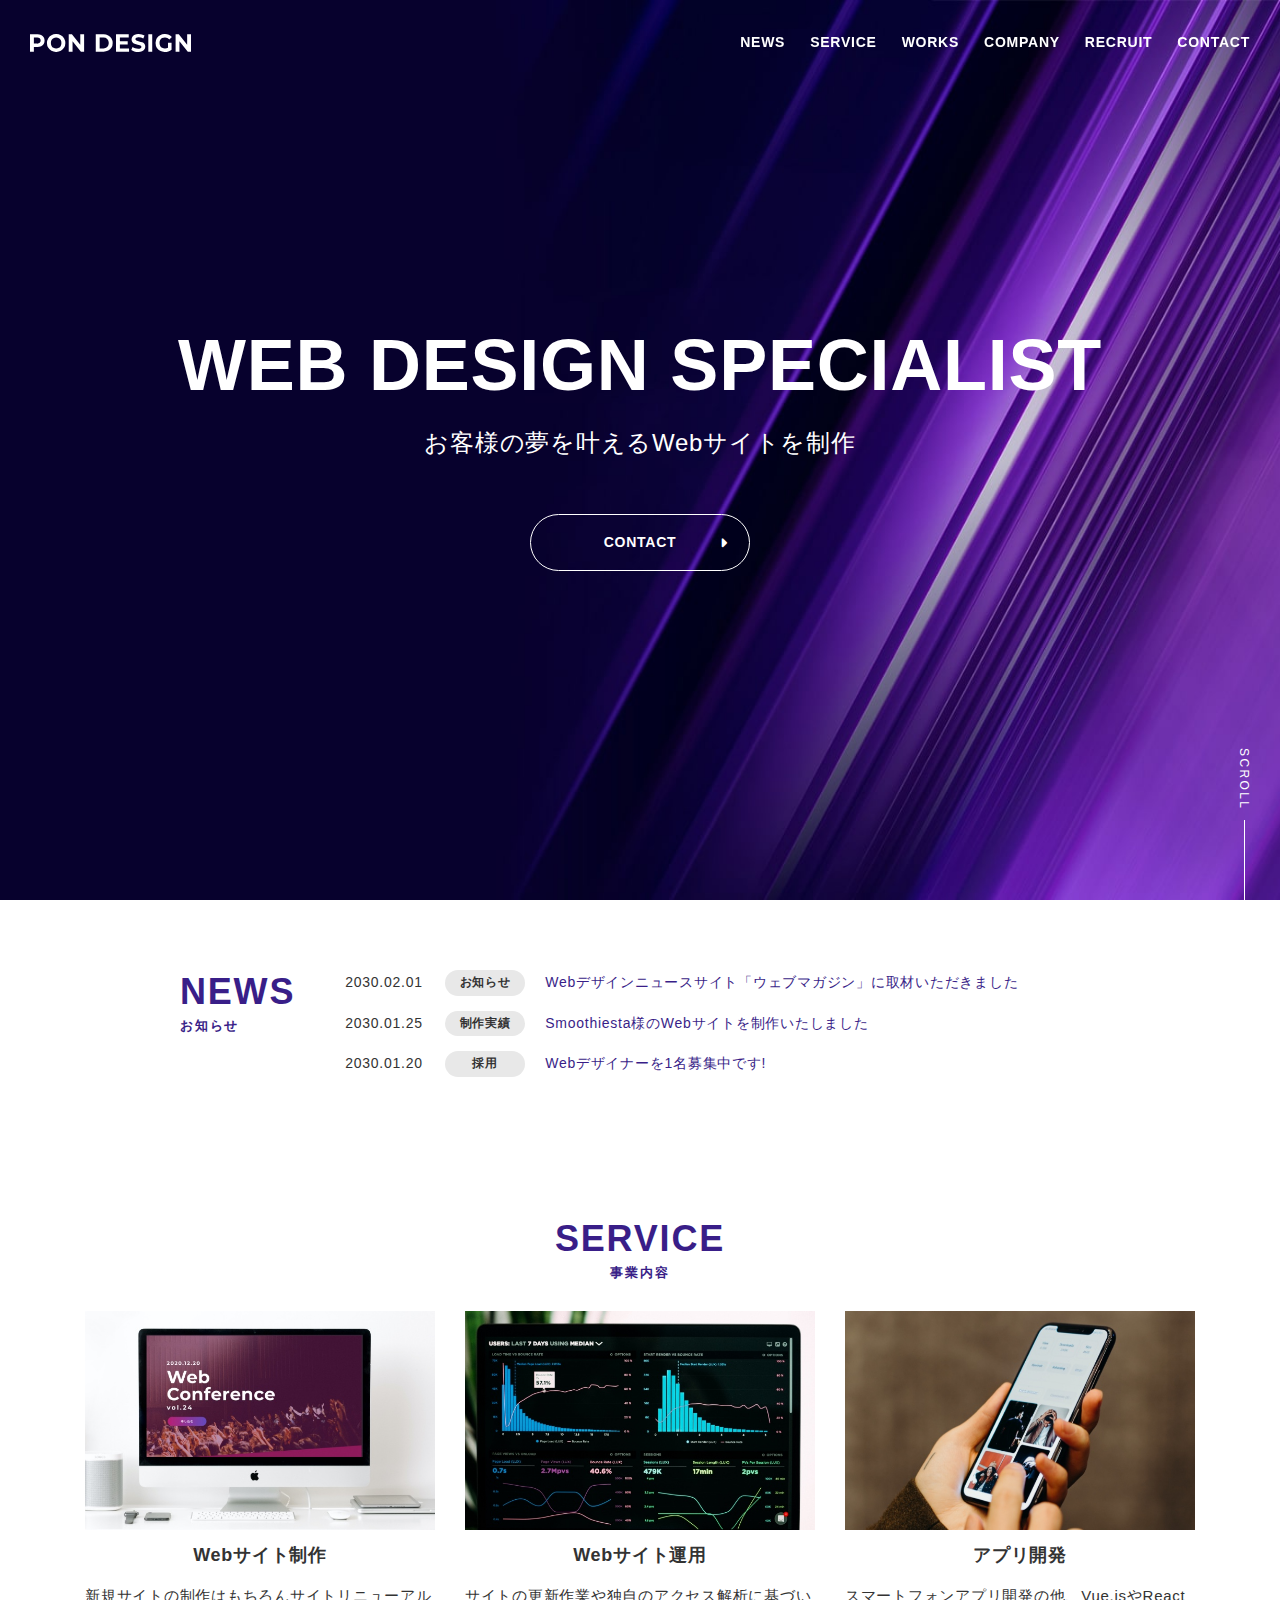
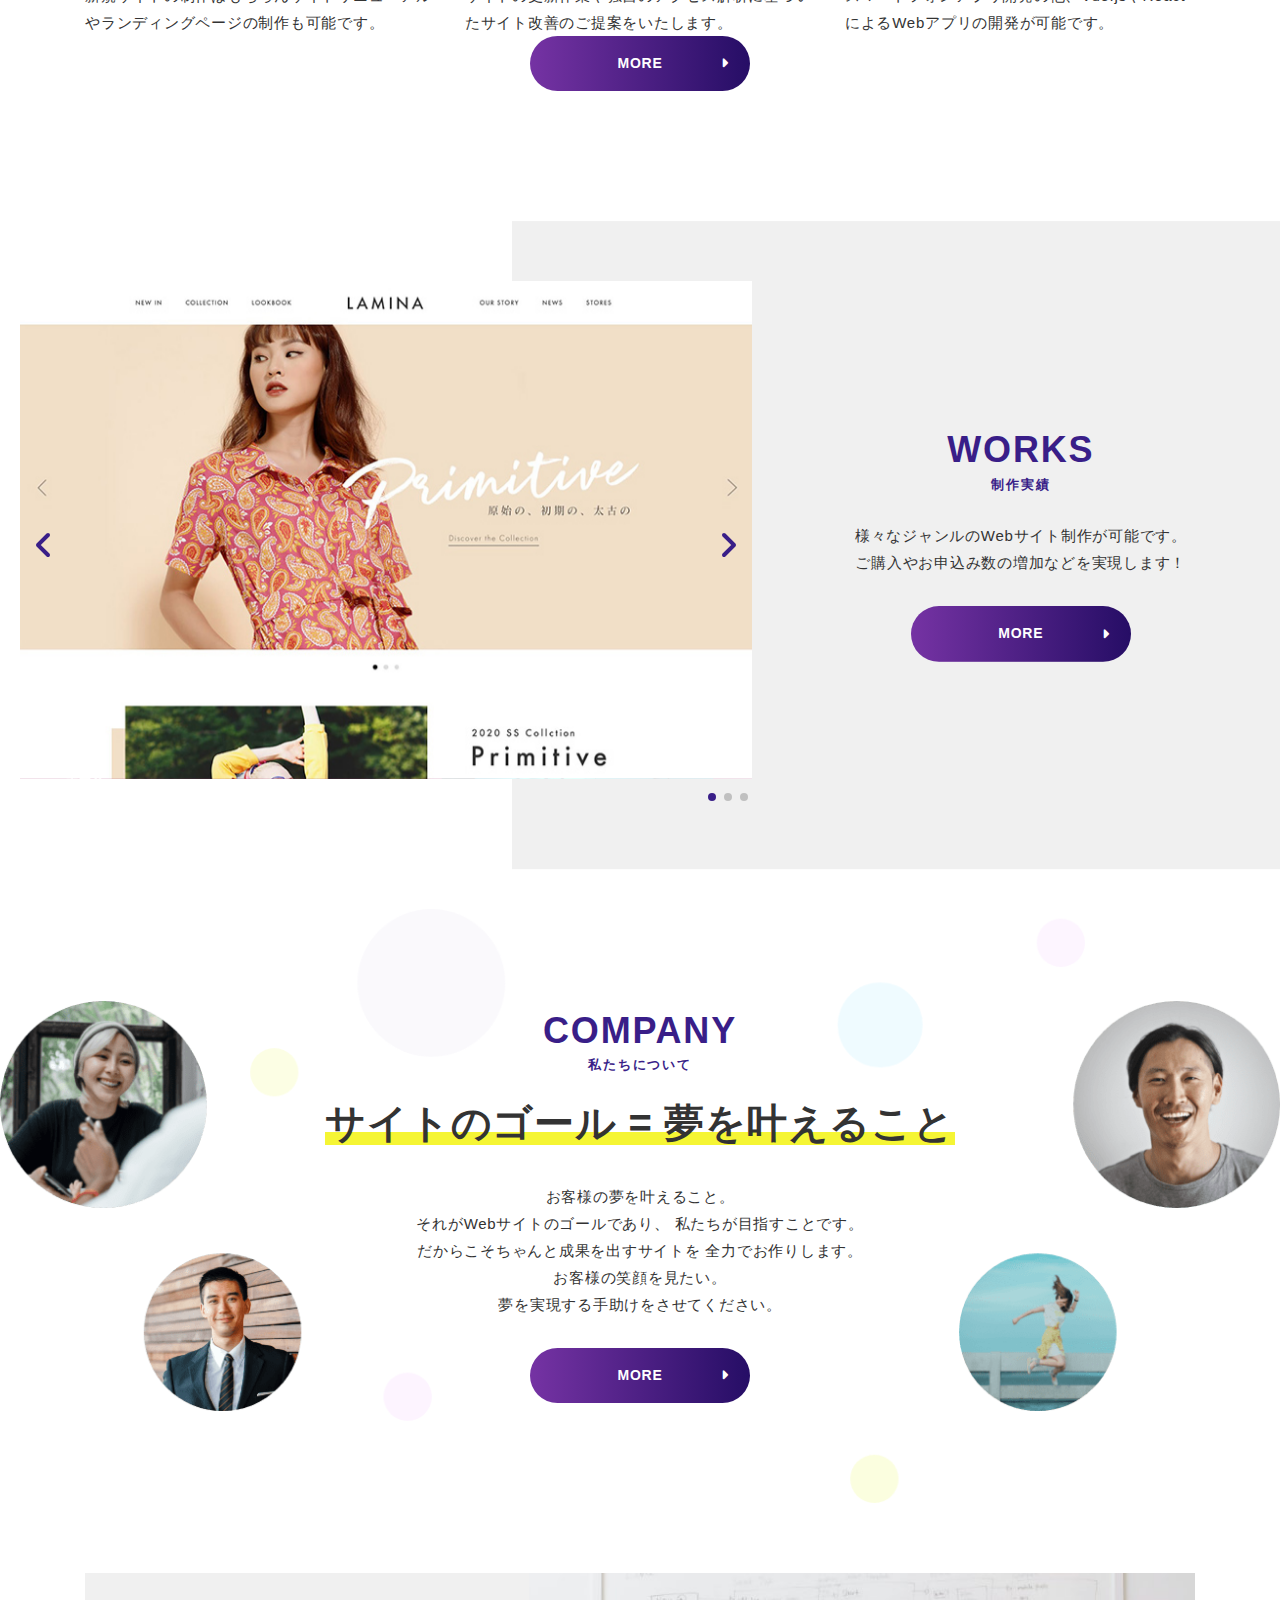
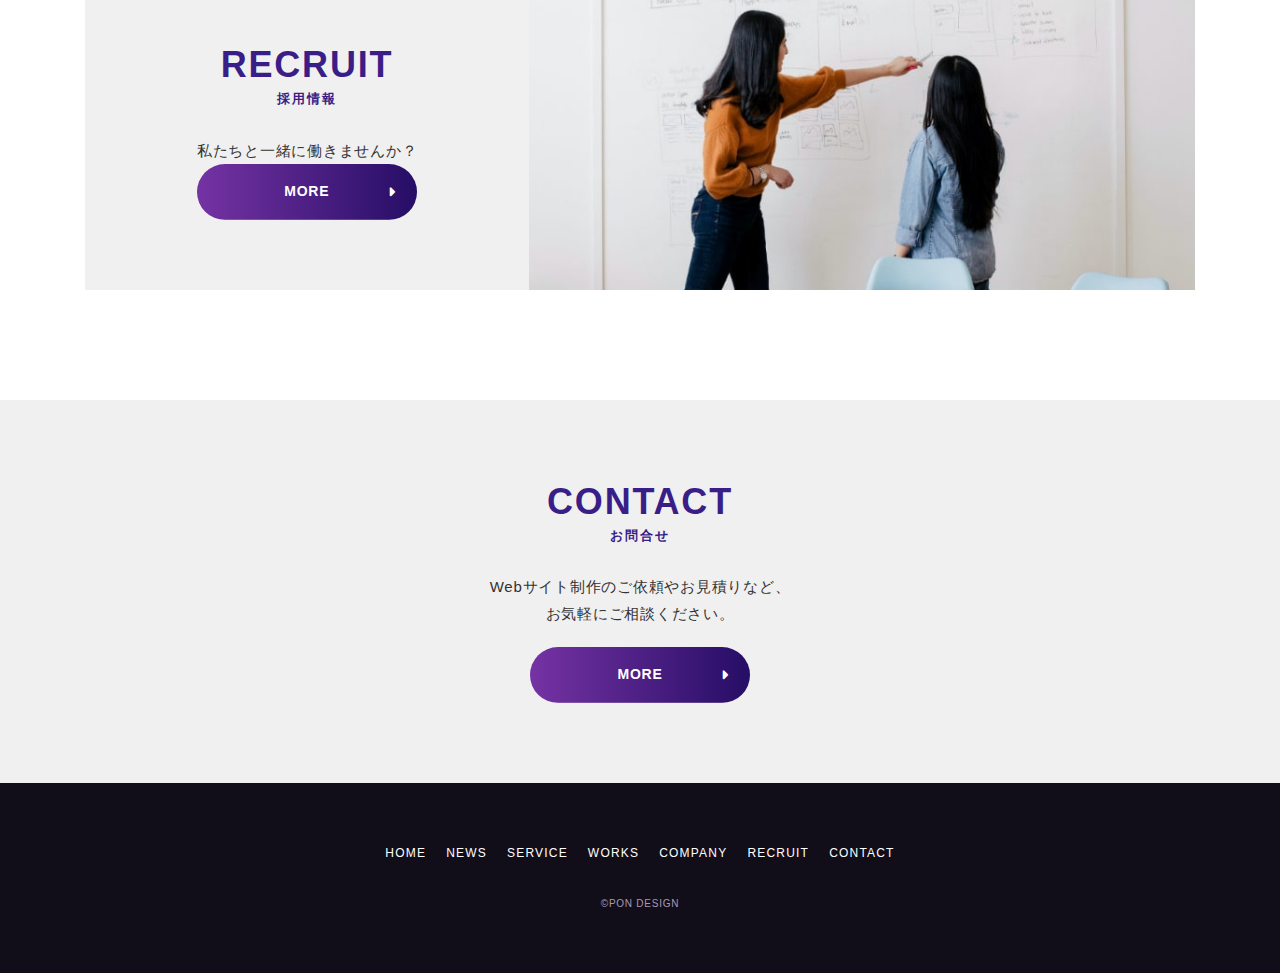
<file: index.html>
<!DOCTYPE html>
<html lang="ja">

<head>
  <meta charset="UTF-8">
  <meta name="viewport" content="width=device-width, initial-scale=1.0">
  <meta name="robots" content="noindex , nofollow" />
  <meta name="description" content="PON DESIGNは、新規サイト制作や運用、アプリ開発に強いWeb制作会社です。サイト作りはお客様の夢を叶えること。だからこそ成果を出すサイトを全力でお作りします。">
  <title>PON DESIGN</title>
  <link rel="stylesheet" href="https://cdnjs.cloudflare.com/ajax/libs/font-awesome/6.2.1/css/all.min.css">
  <link
  rel="stylesheet"
  href="https://cdn.jsdelivr.net/npm/swiper@8/swiper-bundle.min.css"/>
  <link rel="stylesheet" href="css/styles.css">
  <link rel="icon" href="img/favicon.ico">
</head>

<body>
  <header class="l-header">
    <div class="l-header__logo">
      <h1 class="logo">
        <a href="index.html" class="logo__link">
          <img class="logo__img" src="img/logo.svg" alt="PON DESIGN">
        </a>
      </h1>
    </div>
    <div class="l-header__nav">
      <nav class="p-global-nav">
        <ul class="p-global-nav__list">
          <li class="p-global-nav__item">
            <a href="news.html" class="p-global-nav__link">news</a>
          </li>
          <li class="p-global-nav__item">
            <a href="service.html" class="p-global-nav__link">service</a>
          </li>
          <li class="p-global-nav__item">
            <a href="works.html" class="p-global-nav__link">works</a>
          </li>
          <li class="p-global-nav__item">
            <a href="company.html" class="p-global-nav__link">company</a>
          </li>
          <li class="p-global-nav__item">
            <a href="recruit.html" class="p-global-nav__link">recruit</a>
          </li>
          <li class="p-global-nav__item">
            <a href="contact.html" class="p-global-nav__link">contact</a>
          </li>
        </ul>
      </nav>
    </div>
    <button type="button" class="c-btn-menu js-btn-menu">
      <span class="c-btn-menu__line"></span>
    </button>
  </header>

  <div class="p-hero">
    <div class="p-hero__inner">
      <div class="p-hero__heading">
        <div class="p-hero__title">WEB DESIGN SPECIALIST</div>
        <div class="p-hero__subtitle">お客様の夢を叶える<br class="u-sp-only">Webサイトを制作</div>
      </div>
      <div class="p-hero__link">
        <a href="contact.html" class="c-btn c-btn--transparent">contact</a>
      </div>
    </div>
    <span class="p-hero__scroll">scroll</span>
  </div>

  <main class="l-contents">
    <section class="p-news l-section">
      <div class="p-news__inner l-inner">
        <div class="p-news__heading">
          <h2 class="c-heading-primary">news
            <span class="c-heading-primary__sub">お知らせ</span>
          </h2>
        </div>
        <div class="p-news__body">
          <div class="p-news-list">
            <ul class="p-news-list__list">
              <li class="p-news-list__item">
                <div class="p-news-list__heading">
                  <time  datetime="2023.01.25" class="p-news-list__date">2030.02.01</time>
                  <div class="p-news-list__label">
                    <span class="c-label-category">お知らせ</span>
                  </div>
                </div>
                <div class="p-news-list__body">
                  <a href="news-article.html"  class="p-news-list__link">Webデザインニュースサイト「ウェブマガジン」に取材いただきました</a>
                </div>
              </li>
              <li class="p-news-list__item">
                <div class="p-news-list__heading">
                  <time  datetime="2023.01.25" class="p-news-list__date">2030.01.25</time>
                  <div class="p-news-list__label">
                    <span class="c-label-category">制作実績</span>
                  </div>
                </div>
                <div class="p-news-list__body">
                  <a href="#" class="p-news-list__link">Smoothiesta様のWebサイトを制作いたしました</a>
                </div>
              </li>
              <li class="p-news-list__item">
                <div class="p-news-list__heading">
                  <time  datetime="2023.01.25" class="p-news-list__date">2030.01.20</time>
                  <div class="p-news-list__label">
                    <span class="c-label-category">採用</span>
                  </div>
                </div>
                <div class="p-news-list__body">
                  <a href="#" class="p-news-list__link">Webデザイナーを1名募集中です!</a>
                </div>
              </li>
            </ul>
          </div>
        </div>
      </div>
    </section>

    <section class="p-service l-section">
      <div class="p-service__inner l-inner">
        <div class="p-service__heading c-heading">
          <h2 class="c-heading-primary">service
            <span class="c-heading-primary__sub">事業内容</span>
          </h2>
        </div>
        <div class="p-service__body">
          <div class="c-card-wrapper c-card-wrapper--col3">
            <div class="c-card">
              <div class="c-card__img-wrapper">
                <img src="img/service01.jpg" alt="" class="c-card__img">
              </div>
              <div class="c-card__body">
                <div class="c-card__title">Webサイト制作</div>
                <div class="c-card__text">
                  <p>新規サイトの制作はもちろんサイトリニューアルやランディングページの制作も可能です。</p>
                </div>
              </div>
            </div>
            <div class="c-card">
              <div class="c-card__img-wrapper">
                <img src="img/service02.jpg" alt="" class="c-card__img">
              </div>
              <div class="c-card__body">
                <div class="c-card__title">Webサイト運用</div>
                <div class="c-card__text">
                  <p>サイトの更新作業や独自のアクセス解析に基づいたサイト改善のご提案をいたします。</p>
                </div>
              </div>
            </div>
            <div class="c-card">
              <div class="c-card__img-wrapper">
                <img src="img/service03.jpg" alt="" class="c-card__img">
              </div>
              <div class="c-card__title">アプリ開発</div>
              <div class="c-card__text">
                <p>スマートフォンアプリ開発の他、Vue.jsやReactによるWebアプリの開発が可能です。</p>
              </div>
            </div>
          </div>
        </div>
        <div class="p-service__link">
          <a href="service.html" class="c-btn">more</a>
        </div>
      </div>
    </section>

    <section class="p-works l-section">
      <div class="p-works__inner l-inner">
        <div class="p-works__img-wrapper">
          <div class="swiper">
            <div class="swiper-wrapper">
              <div class="swiper-slide">
                <img src="img/works/lamina.jpg" alt="">
              </div>
              <div class="swiper-slide">
                <img src="img/works/smoothiesta.jpg" alt="">
              </div>
              <div class="swiper-slide">
                <img src="img/works/web-conference.jpg" alt="">
              </div>
            </div>
            <div class="swiper-pagination"></div>
            <div class="swiper-button-prev"></div>
            <div class="swiper-button-next"></div>
          </div>
        </div>
        <div class="p-works__desc">
          <div class="p-works__heading c-heading">
            <h2 class="c-heading-primary">works
              <span class="c-heading-primary__sub">制作実績</span>
            </h2>
          </div>
          <div class="p-works__body">
            <div class="p-works__text">
              <p>様々なジャンルのWebサイト制作が可能です。
                <br>
                ご購入やお申込み数の増加などを実現します！
              </p>
            </div>
          </div>
          <div class="p-works__link">
            <a href="works.html" class="c-btn">more</a>
          </div>
        </div>
      </div>
    </section>

    <section class="p-company l-section">
      <div class="p-company__inner l-inner">
        <div class="p-company__heading c-heading">
          <h2 class="c-heading-primary">company
            <span class="c-heading-primary__sub">私たちについて</span>
          </h2>
        </div>
        <div class="p-comopany__body">
          <div class="p-message">
            <div class="p-message__heading">
              <span class="p-message__underline">サイトのゴール = <br class="u-sp-only">夢を叶えること</span>
            </div>
            <div class="p-message__text">
              <p>
                お客様の夢を叶えること。
                <br>
                それがWebサイトのゴールであり、
                <br class="u-sp-only">
                私たちが目指すことです。
                <br>
                だからこそちゃんと成果を出すサイトを
                <br class="u-sp-only">
                全力でお作りします。
                <br>
                お客様の笑顔を見たい。
                <br>
                夢を実現する手助けをさせてください。
              </p>
            </div>
          </div>
        </div>
        <div class="p-company__link">
          <a href="company.html" class="c-btn">
            more
          </a>
        </div>
      </div>
    </section>

    <section class="p-recruit l-section">
      <div class="p-recruit__inner l-inner">
        <div class="p-recruit__desc">
          <div class="recruit__desc-inner">
            <div class="recruit__heading c-heading">
              <h2 class="c-heading-primary">recruit
                <span class="c-heading-primary__sub">採用情報</span>
              </h2>
            </div>
            <div class="recruit__body">
              <div class="text">
                <p>私たちと一緒に働きませんか？</p>
              </div>
            </div>
            <div class="recruit__link">
              <a href="recruit.html" class="c-btn">more</a>
            </div>
          </div>
        </div>
        <div class="p-recruit__img-wrapper">
        </div>
      </div>
    </section>

    <section class="p-contact">
      <div class="l-inner">
        <div class="p-contact__heading c-heading">
          <h2 class="c-heading-primary">contact
            <span class="c-heading-primary__sub">お問合せ</span>
          </h2>
        </div>
        <div class="p-contact__body">
          <div class="p-contact__text">
            <p>Webサイト制作のご依頼やお見積りなど、<br class="sp-only">お気軽にご相談ください。</p>
          </div>
        </div>
        <div class="contact__link">
          <a href="contact.html" class="c-btn">more</a>
        </div>
      </div>
    </section>
  </main>
  <footer class="l-footer">
    <nav class="l-footer-nav">
      <ul class="l-footer-nav__list">
        <li class="l-footer-nav__item">
          <a href="index.html" class="l-footer-nav__link">home</a>
        </li>
        <li class="l-footer-nav__item">
          <a href="news.html" class="l-footer-nav__link">news</a>
        </li>
        <li class="l-footer-nav__item">
          <a href="service.html" class="l-footer-nav__link">service</a>
        </li>
        <li class="l-footer-nav__item">
          <a href="works.html" class="l-footer-nav__link">works</a>
        </li>
        <li class="l-footer-nav__item">
          <a href="company.html" class="l-footer-nav__link">company</a>
        </li>
        <li class="l-footer-nav__item">
          <a href="recruit.html" class="l-footer-nav__link">recruit</a>
        </li>
        <li class="l-footer-nav__item">
          <a href="contact.html" class="l-footer-nav__link">contact</a>
        </li>
      </ul>
    </nav>
    <div class="c-copyright">
      <a href="index.html" class="c-copyright__link">&copy;PON DESIGN</a>
    </div>
  </footer>

  <div class="c-page-top">
    <a href="#" class="c-page-top__link">
      <i class="fas fa-arrow-up" aria-hidden="true"></i>
    </a>
  </div>


  <script
  src="https://code.jquery.com/jquery-3.6.3.min.js"></script>
  <script src="https://cdn.jsdelivr.net/npm/swiper@8/swiper-bundle.min.js"></script>
  <script src="js/main.js"></script>
</body>
</html>
</file>
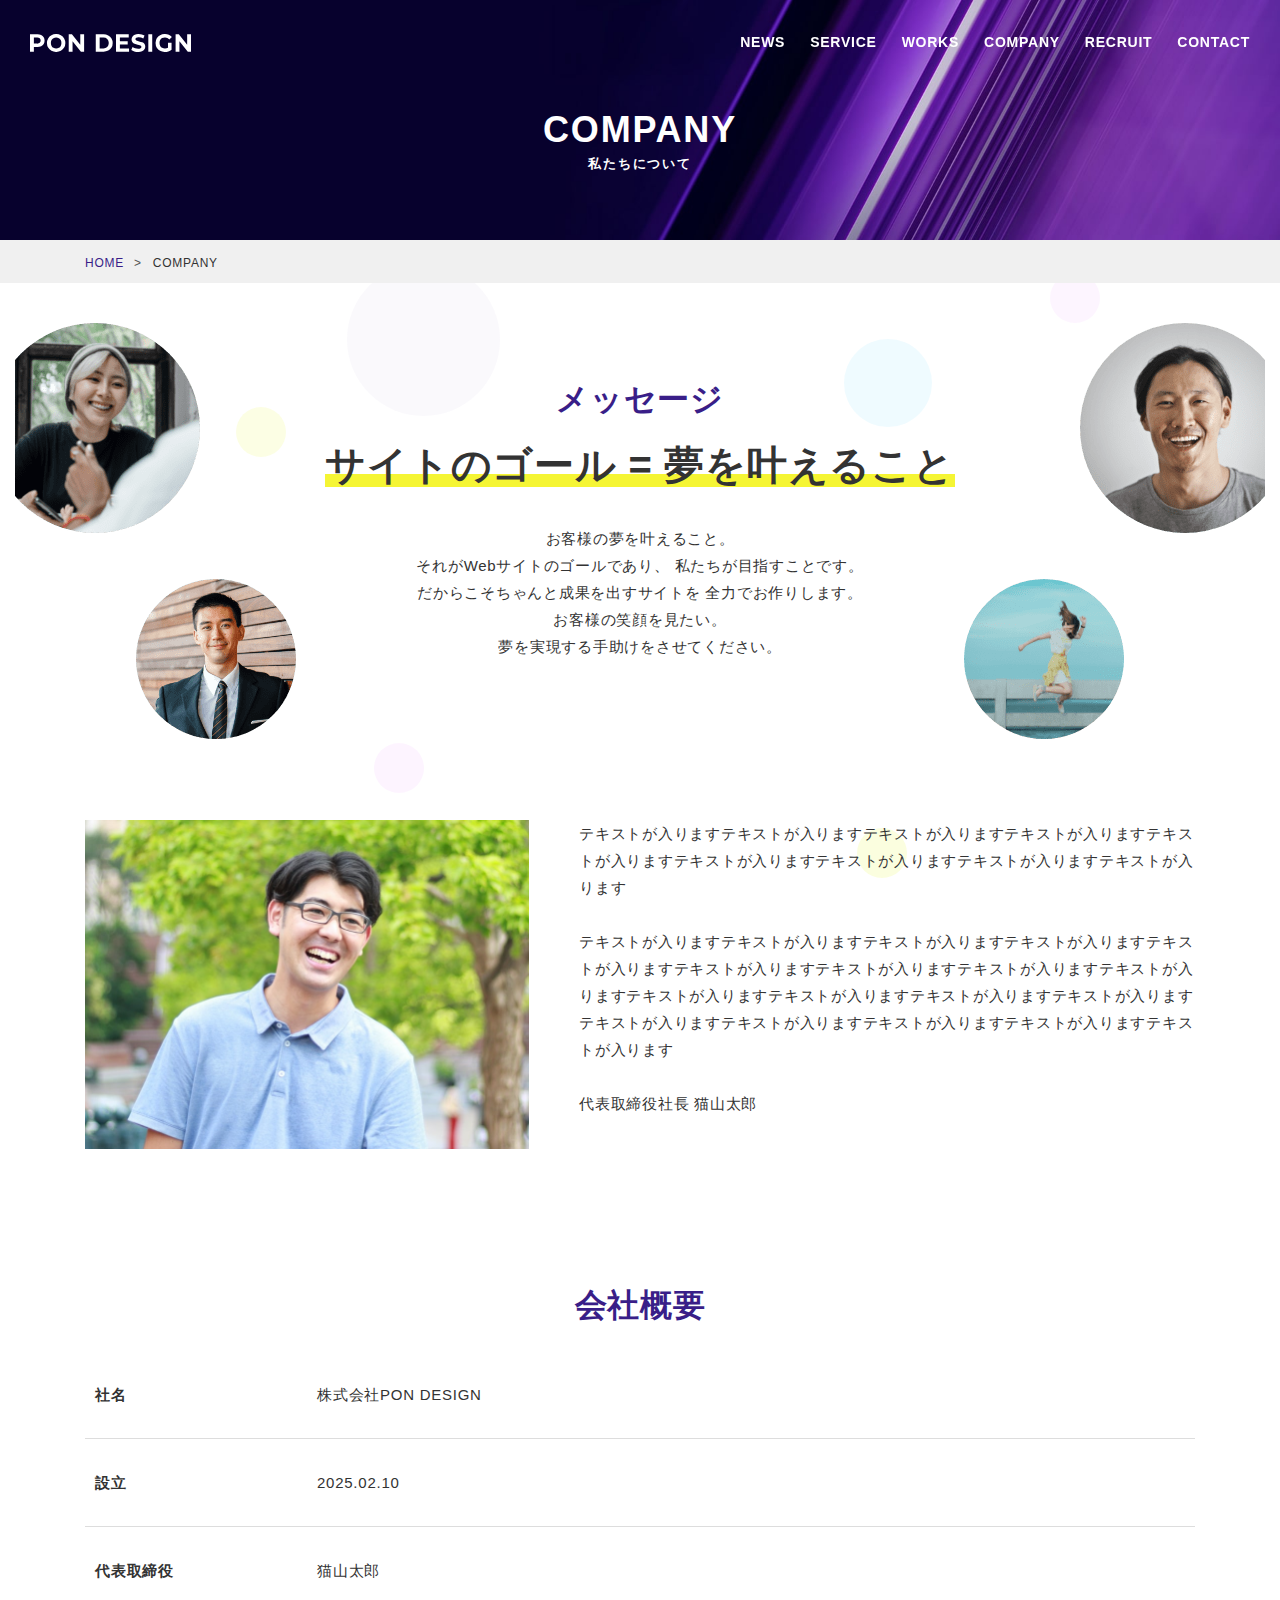
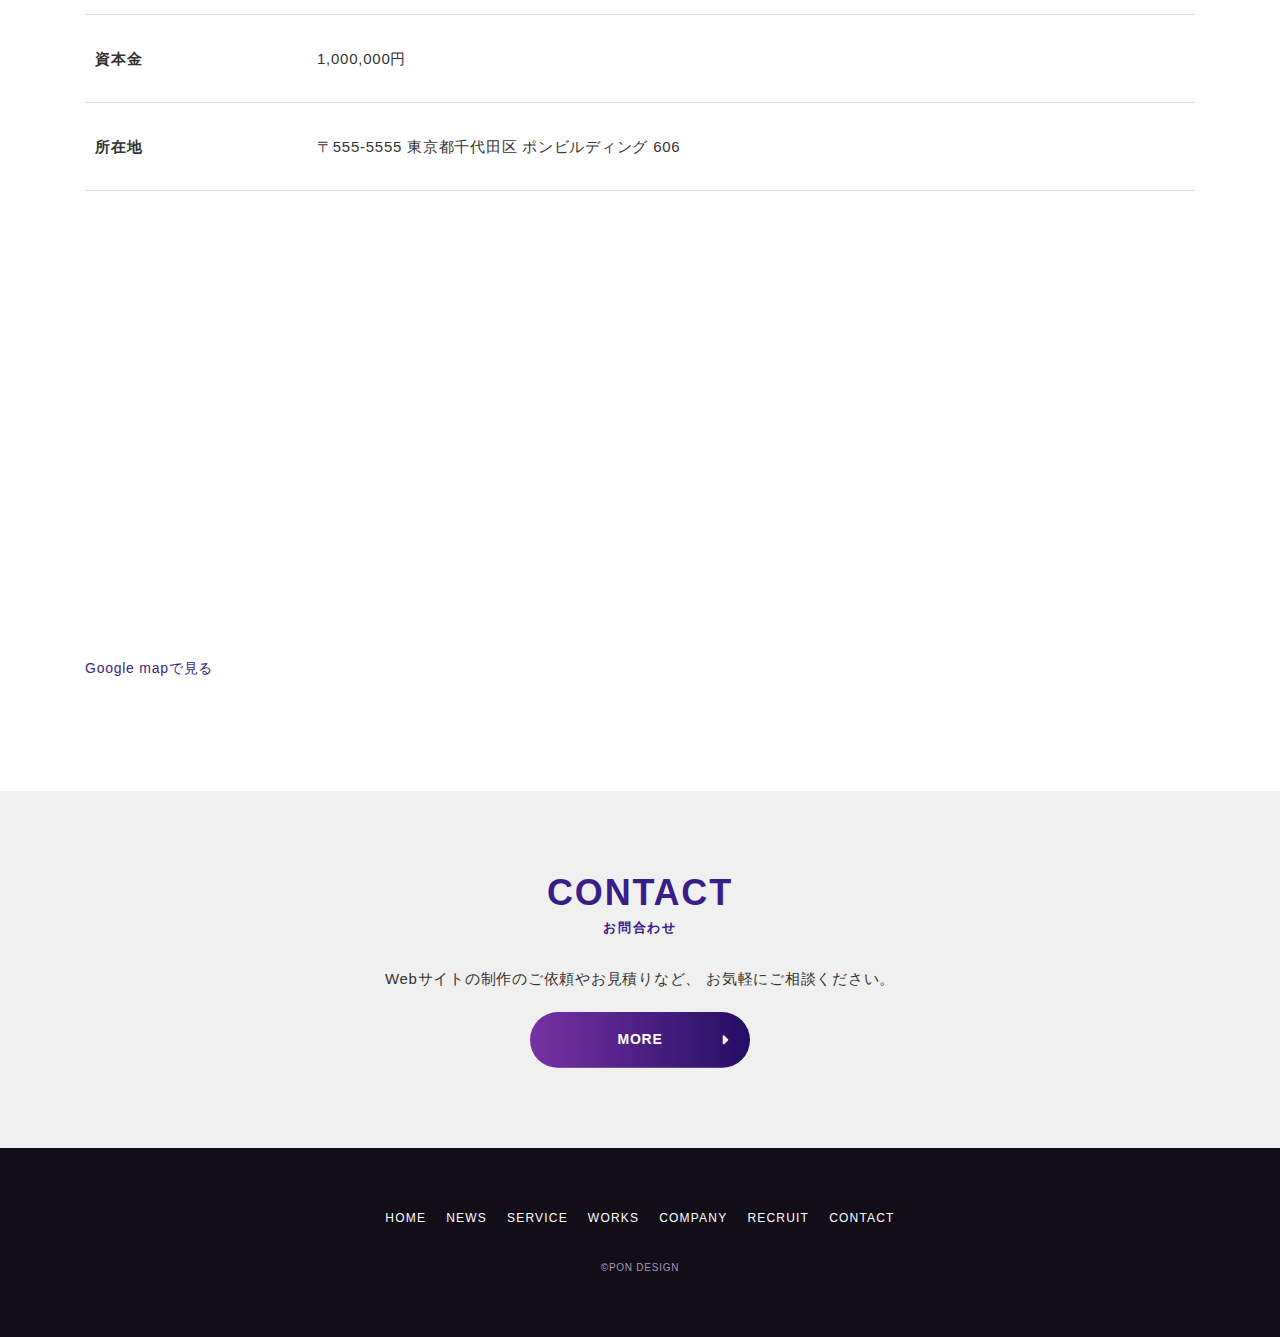
<file: company.html>
<!DOCTYPE html>
<html lang="ja">

<head>
  <meta charset="UTF-8">
  <meta name="viewport" content="width=device-width, initial-scale=1.0">
  <meta name="robots" content="noindex , nofollow" />
  <meta name="description" content="PON DESIGNは、新規サイト制作や運用、アプリ開発に強いWeb制作会社です。サイト作りはお客様の夢を叶えること。だからこそ成果を出すサイトを全力でお作りします。">
  <title>COMPANY｜私たちについて</title>
  <link rel="stylesheet" href="https://cdnjs.cloudflare.com/ajax/libs/font-awesome/6.2.1/css/all.min.css">
  <link
  rel="stylesheet"
  href="https://cdn.jsdelivr.net/npm/swiper@8/swiper-bundle.min.css"/>
  <link rel="stylesheet" href="css/styles.css">
  <link rel="icon" href="img/favicon.ico">
</head>
<body>
  
  <header class="l-header">
    <div class="l-header__logo">
      <h1 class="logo">
        <a href="index.html" class="logo__link">
          <img class="logo__img" src="img/logo.svg" alt="PON DESIGN">
        </a>
      </h1>
    </div>
    <div class="l-header__nav">
      <nav class="p-global-nav">
        <ul class="p-global-nav__list">
          <li class="p-global-nav__item">
            <a href="news.html" class="p-global-nav__link">news</a>
          </li>
          <li class="p-global-nav__item">
            <a href="service.html" class="p-global-nav__link">service</a>
          </li>
          <li class="p-global-nav__item">
            <a href="works.html" class="p-global-nav__link">works</a>
          </li>
          <li class="p-global-nav__item">
            <a href="company.html" class="p-global-nav__link">company</a>
          </li>
          <li class="p-global-nav__item">
            <a href="recruit.html" class="p-global-nav__link">recruit</a>
          </li>
          <li class="p-global-nav__item">
            <a href="contact.html" class="p-global-nav__link">contact</a>
          </li>
        </ul>
      </nav>
    </div>
    <button type="button" class="c-btn-menu js-btn-menu">
      <span class="c-btn-menu__line"></span>
    </button>
  </header>

  <div class="p-sub-hero">
    <div class="p-sub-hero__inner">
      <h2 class="c-heading-primary c-heading-primary--white">company
        <span class="c-heading-primary__sub">私たちについて</span>
      </h2>
    </div>
  </div>
  <div class="p-breadcrumb">
    <div class="l-inner">
      <ol itemscope itemtype="https://schema.org/BreadcrumbList" class="p-breadcrumb__list">
        <!-- 1つめ -->
        <li itemprop="itemListElement" itemscope
            itemtype="https://schema.org/ListItem" class="p-breadcrumb__item">
          <a itemprop="item" href="index.html" class="p-breadcrumb__link">
              <span itemprop="name">home</span>
          </a>
          <meta itemprop="position" content="1" />
        </li>
      
        <!-- 2つめ -->
        <li itemprop="itemListElement" itemscope
            itemtype="https://schema.org/ListItem" class="p-breadcrumb__item">
          <span itemprop="item" href="news.html" class="p-breadcrumb__link">
              <span itemprop="name">company</span>
          </span>
          <meta itemprop="position" content="2" />
        </li>
      </ol>
    </div>
  </div> 

  <main class="l-contents">
    <section class="p-greeting l-section">
      <div class="p-greeting__inner l-inner">
        <div class="p-greeting__heading">
          <h3 class="c-heading-secondary">メッセージ</h3>
        </div>
        <div class="p-greeting__message">
          <div class="p-message">
            <div class="p-message__heading">
              <span class="p-message__underline">
                サイトのゴール = 
                <br class="u-sp-only">
                夢を叶えること
              </span>
            </div>
            <div class="p-message__text">
              <p>
                お客様の夢を叶えること。
                <br>
                それがWebサイトのゴールであり、
                <br class="u-sp-only">
                私たちが目指すことです。
                <br>
                だからこそちゃんと成果を出すサイトを
                <br class="u-sp-only">
                全力でお作りします。
                <br>
                お客様の笑顔を見たい。
                <br>
                夢を実現する手助けをさせてください。
              </p>
            </div>
          </div>
        </div>
        <div class="p-greeting__ceo">
          <div class="c-media">
            <div class="c-media__img-wrapper">
              <img src="img/ceo.jpg" alt="" class="c-media__img">
            </div>
            <div class="c-media__body">
              <div class="c-media__text">
                <p>
                  テキストが入りますテキストが入りますテキストが入りますテキストが入りますテキストが入りますテキストが入りますテキストが入りますテキストが入りますテキストが入ります
                  <br>
                  <br>
                  テキストが入りますテキストが入りますテキストが入りますテキストが入りますテキストが入りますテキストが入りますテキストが入りますテキストが入りますテキストが入りますテキストが入りますテキストが入りますテキストが入りますテキストが入りますテキストが入りますテキストが入りますテキストが入りますテキストが入りますテキストが入ります
                  <br>
                  <br>
                  代表取締役社長 猫山太郎
                </p>
              </div>
            </div>
          </div>
        </div>
      </div>
    </section>

    <section class="p-company-info l-section">
      <div class="l-inner">
        <div class="p-company-info__heading">
          <h3 class="c-heading-secondary">会社概要</h3>
        </div>
        <div class="p-company-info__table">
          <table class="c-table01">
            <tbody>
              <tr>
                <th>社名</th>
                <td>株式会社PON DESIGN</td>
              </tr>
              <tr>
                <th>設立</th>
                <td>2025.02.10</td>
              </tr>
              <tr>
                <th>代表取締役</th>
                <td>猫山太郎</td>
              </tr>
              <tr>
                <th>資本金</th>
                <td>1,000,000円</td>
              </tr>
              <tr>
                <th>所在地</th>
                <td>〒555-5555 東京都千代田区 ポンビルディング 606</td>
              </tr>
            </tbody>
          </table>
        </div>
        <div class="p-company-info__access">
          <div class="p-access">
            <div class="p-access__map">
              <iframe src="https://www.google.com/maps/embed?pb=!1m18!1m12!1m3!1d3240.828030380878!2d139.76493611544558!3d35.68123618019435!2m3!1f0!2f0!3f0!3m2!1i1024!2i768!4f13.1!3m3!1m2!1s0x60188bfbd89f700b%3A0x277c49ba34ed38!2z5p2x5Lqs6aeF!5e0!3m2!1sja!2sjp!4v1603888975255!5m2!1sja!2sjp" width="100%" height="auto" style="border:0;" allowfullscreen="" aria-hidden="false"
              tabindex="0"></iframe>
            </div>
            <div class="p-access__map-link">
              <a href="https://goo.gl/maps/YBGUnJcTDHEBqd7G9" target="blank">Google mapで見る</a>
            </div>
          </div>
        </div>
      </div>
    </section>

    <section class="p-contact">
      <div class="l-inner">
        <div class="p-contact__heading">
          <h2 class="c-heading-primary">contact
            <span class="c-heading-primary__sub">お問合わせ</span>
          </h2>
        </div>
        <div class="p-contact__body">
          <div class="p-contact__text">
            <p>Webサイトの制作のご依頼やお見積りなど、
              <br class="u-sp-only">
              お気軽にご相談ください。</p>
          </div>
        </div>
        <div class="p-contact__link">
          <a href="contact.html" class="c-btn">more</a>
        </div>
      </div>
    </section>
  </main>

  <footer class="l-footer">
    <nav class="l-footer-nav">
      <ul class="l-footer-nav__list">
        <li class="l-footer-nav__item">
          <a href="index.html" class="l-footer-nav__link">home</a>
        </li>
        <li class="l-footer-nav__item">
          <a href="news.html" class="l-footer-nav__link">news</a>
        </li>
        <li class="l-footer-nav__item">
          <a href="service.html" class="l-footer-nav__link">service</a>
        </li>
        <li class="l-footer-nav__item">
          <a href="works.html" class="l-footer-nav__link">works</a>
        </li>
        <li class="l-footer-nav__item">
          <a href="company.html" class="l-footer-nav__link">company</a>
        </li>
        <li class="l-footer-nav__item">
          <a href="recruit.html" class="l-footer-nav__link">recruit</a>
        </li>
        <li class="l-footer-nav__item">
          <a href="contact.html" class="l-footer-nav__link">contact</a>
        </li>
      </ul>
    </nav>
    <div class="c-copyright">
      <a href="index.html" class="c-copyright__link">&copy;PON DESIGN</a>
    </div>
  </footer>

  <div class="c-page-top">
    <a href="#" class="c-page-top__link"><i class="fas fa-arrow-up" aria-hidden="true"></i></a>
  </div>
  
  <script src="https://code.jquery.com/jquery-3.6.3.min.js">
  </script>
  <script src="https://cdn.jsdelivr.net/npm/swiper@8/swiper-bundle.min.js"></script>
  <script src="js/main.js"></script>
  </script>
</body>
</html>
</file>
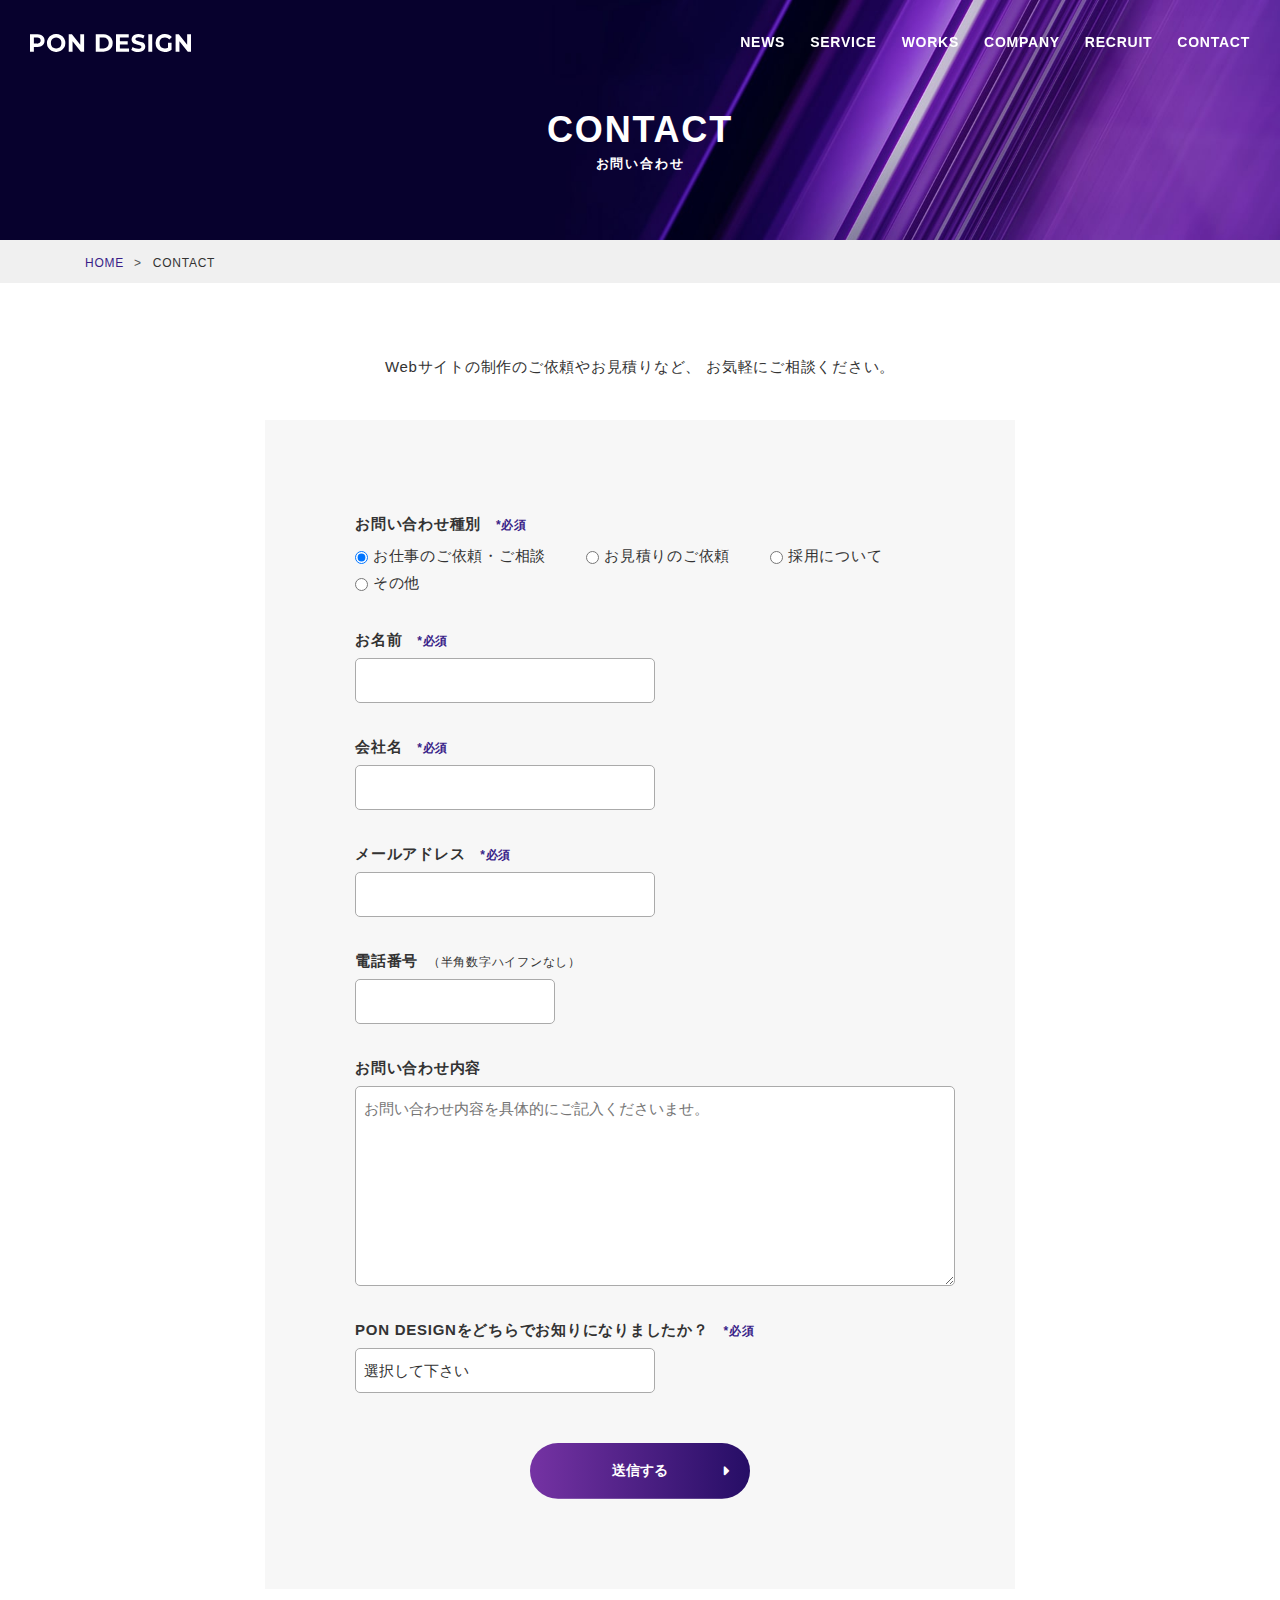
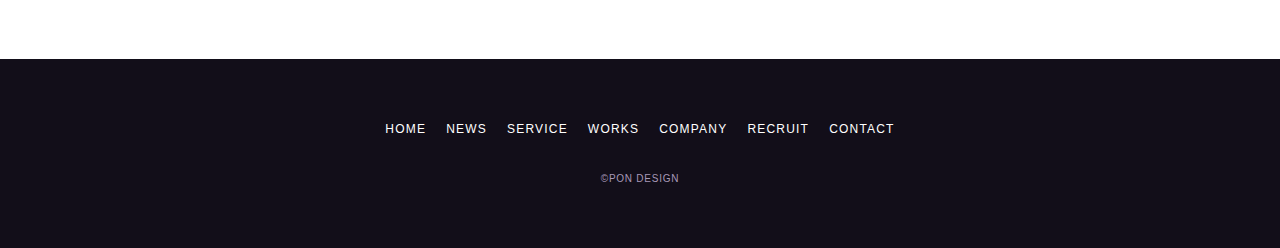
<file: contact.html>
<!DOCTYPE html>
<html lang="ja">

<head>
  <meta charset="UTF-8">
  <meta name="viewport" content="width=device-width, initial-scale=1.0">
  <meta name="robots" content="noindex , nofollow" />
  <meta name="description" content="PON DESIGNは、新規サイト制作や運用、アプリ開発に強いWeb制作会社です。サイト作りはお客様の夢を叶えること。だからこそ成果を出すサイトを全力でお作りします。">
  <title>CONTACT｜お問い合わせ</title>
  <link rel="stylesheet" href="https://cdnjs.cloudflare.com/ajax/libs/font-awesome/6.2.1/css/all.min.css">
  <link
  rel="stylesheet"
  href="https://cdn.jsdelivr.net/npm/swiper@8/swiper-bundle.min.css"/>
  <link rel="stylesheet" href="css/styles.css">
  <link rel="icon" href="img/favicon.ico">
</head>
<body>
  
  <header class="l-header">
    <div class="l-header__logo">
      <h1 class="logo">
        <a href="index.html" class="logo__link">
          <img class="logo__img" src="img/logo.svg" alt="PON DESIGN">
        </a>
      </h1>
    </div>
    <div class="l-header__nav">
      <nav class="p-global-nav">
        <ul class="p-global-nav__list">
          <li class="p-global-nav__item">
            <a href="news.html" class="p-global-nav__link">news</a>
          </li>
          <li class="p-global-nav__item">
            <a href="service.html" class="p-global-nav__link">service</a>
          </li>
          <li class="p-global-nav__item">
            <a href="works.html" class="p-global-nav__link">works</a>
          </li>
          <li class="p-global-nav__item">
            <a href="company.html" class="p-global-nav__link">company</a>
          </li>
          <li class="p-global-nav__item">
            <a href="recruit.html" class="p-global-nav__link">recruit</a>
          </li>
          <li class="p-global-nav__item">
            <a href="contact.html" class="p-global-nav__link">contact</a>
          </li>
        </ul>
      </nav>
    </div>
    <button type="button" class="c-btn-menu js-btn-menu">
      <span class="c-btn-menu__line"></span>
    </button>
  </header>

  <div class="p-sub-hero">
    <div class="p-sub-hero__inner">
      <h2 class="c-heading-primary c-heading-primary--white">contact
        <span class="c-heading-primary__sub">お問い合わせ</span>
      </h2>
    </div>
  </div>
  <div class="p-breadcrumb">
    <div class="l-inner">
      <ol itemscope itemtype="https://schema.org/BreadcrumbList" class="p-breadcrumb__list">
        <!-- 1つめ -->
        <li itemprop="itemListElement" itemscope
            itemtype="https://schema.org/ListItem" class="p-breadcrumb__item">
          <a itemprop="item" href="index.html" class="p-breadcrumb__link">
              <span itemprop="name">home</span>
          </a>
          <meta itemprop="position" content="1" />
        </li>
      
        <!-- 2つめ -->
        <li itemprop="itemListElement" itemscope
            itemtype="https://schema.org/ListItem" class="p-breadcrumb__item">
          <span itemprop="item" href="news.html" class="p-breadcrumb__link">
              <span itemprop="name">contact</span>
          </span>
          <meta itemprop="position" content="2" />
        </li>
      </ol>
    </div>
  </div> 

  <main class="l-contents">
    <section class="p-contact-form l-section">
     <div class="p-contact-form__inner l-inner">
      <div class="p-contact-form__lead">
        Webサイトの制作のご依頼やお見積りなど、
        <br class="u-sp-only">
        お気軽にご相談ください。
      </div>
      <div class="p-contact-form__body">
        <form class="c-form">
          <div class="c-form__item">
            <div class="c-form__title">
              お問い合わせ種別
              <span class="c-form__require">*必須</span>
            </div>
            <span class="c-form__radio">
              <input type="radio" id="type01" name="type" value="お仕事のご依頼・ご相談" checked>
              <label for="type01">お仕事のご依頼・ご相談</label>
            </span>
            <span class="c-form__radio">
              <input type="radio" id="type02" name="type" value="お見積りのご依頼" >
              <label for="type01">お見積りのご依頼</label>
            </span>
            <span class="c-form__radio">
              <input type="radio" id="type03" name="type" value="採用について">
              <label for="type01">採用について</label>
            </span>
            <span class="c-form__radio">
              <input type="radio" id="type04" name="type" value="その他">
              <label for="type01">その他</label>
            </span>
          </div>
          <div class="c-form__item">
            <label for="name" class="c-form__title">お名前
              <span class="c-form__require">*必須</span>
            </label>
            <input type="text" id="name" name="name" required class="c-form__input">
          </div>
          <div class="c-form__item">
            <label for="company" class="c-form__title">会社名
              <span class="c-form__require">*必須</span>
            </label>
            <input type="text" id="company" name="company" required class="c-form__input">
          </div>
          <div class="c-form__item">
            <label for="email" class="c-form__title">メールアドレス
              <span class="c-form__require">*必須</span>
            </label>
            <input type="email" id="email" name="email" required class="c-form__input">
          </div>
          <div class="c-form__item">
            <label for="tel" class="c-form__title">電話番号
              <span class="c-form__note">（半角数字ハイフンなし）</span>
            </label>
            <input type="tel" id="tel" name="tel"  class="c-form__input">
          </div>
          <div class="c-form__item">
            <label for="comment" class="c-form__title">お問い合わせ内容
            </label>
            <textarea id="comment" name="comment" placeholder="お問い合わせ内容を具体的にご記入くださいませ。" class="c-form__textarea"></textarea>
          </div>
          <div class="c-form__item">
            <label for="job" class="c-form__title">PON DESIGNをどちらでお知りになりましたか？
              <span class="c-form__require">*必須</span>
            </label>
            <select id="job" name="job" required class="c-form__select">
              <option value="">選択して下さい
              </option>
              <option value="Google/Yahoo検索">Google/Yahoo検索
              </option>
              <option value="SNS">SNS
              </option>
              <option value="ブログ">ブログ
              </option>
              <option value="友人や知人">友人や知人
              </option>
              <option value="その他">その他
              </option>
            </select>
          </div>
          <div class="c-form__btn">
            <button type="submit" class="c-btn">送信する</button>
          </div>
        </form>
      </div>
     </div>
    </section>
   
  </main>

  <footer class="l-footer">
    <nav class="l-footer-nav">
      <ul class="l-footer-nav__list">
        <li class="l-footer-nav__item">
          <a href="index.html" class="l-footer-nav__link">home</a>
        </li>
        <li class="l-footer-nav__item">
          <a href="news.html" class="l-footer-nav__link">news</a>
        </li>
        <li class="l-footer-nav__item">
          <a href="service.html" class="l-footer-nav__link">service</a>
        </li>
        <li class="l-footer-nav__item">
          <a href="works.html" class="l-footer-nav__link">works</a>
        </li>
        <li class="l-footer-nav__item">
          <a href="company.html" class="l-footer-nav__link">company</a>
        </li>
        <li class="l-footer-nav__item">
          <a href="recruit.html" class="l-footer-nav__link">recruit</a>
        </li>
        <li class="l-footer-nav__item">
          <a href="contact.html" class="l-footer-nav__link">contact</a>
        </li>
      </ul>
    </nav>
    <div class="c-copyright">
      <a href="index.html" class="c-copyright__link">&copy;PON DESIGN</a>
    </div>
  </footer>

  <div class="c-page-top">
    <a href="#" class="c-page-top__link"><i class="fas fa-arrow-up" aria-hidden="true"></i></a>
  </div>
  
  <script src="https://code.jquery.com/jquery-3.6.3.min.js">
  </script>
  <script src="https://cdn.jsdelivr.net/npm/swiper@8/swiper-bundle.min.js"></script>
  <script src="js/main.js"></script>
  </script>
</body>
</html>
</file>
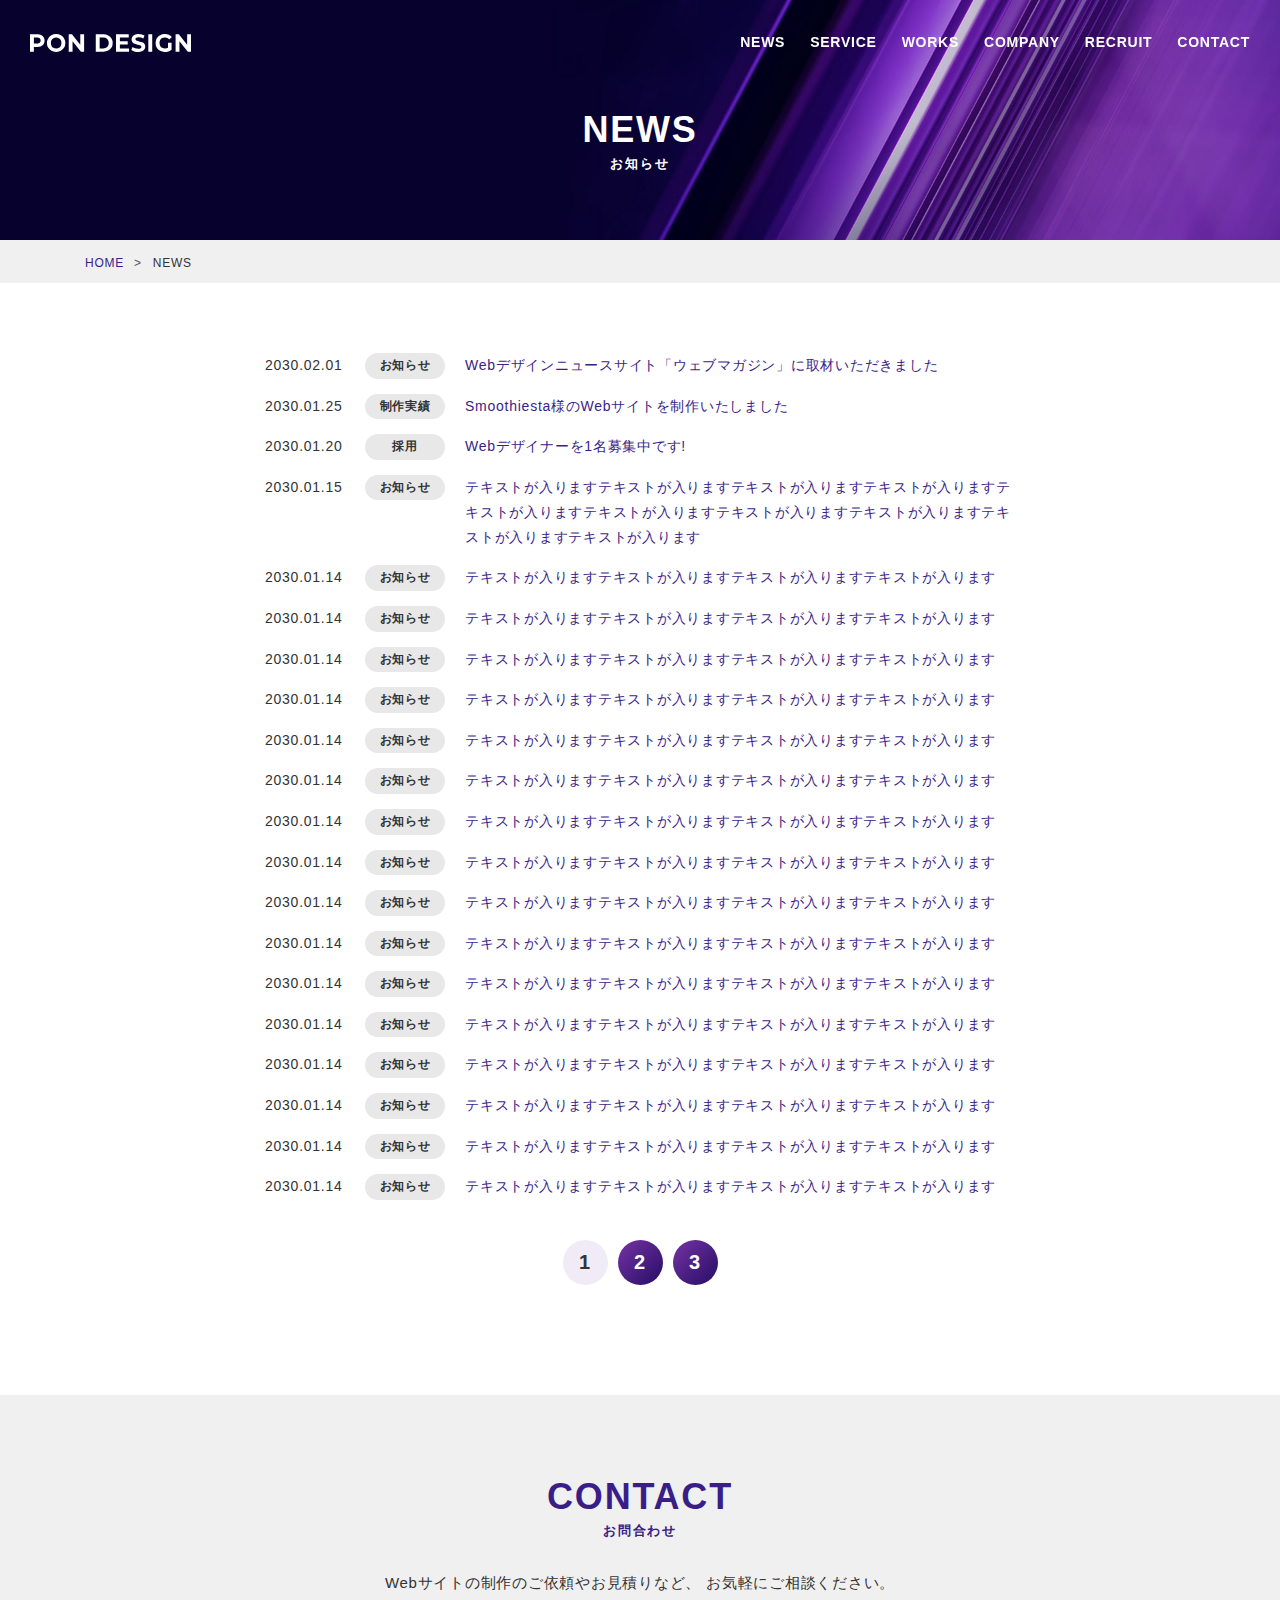
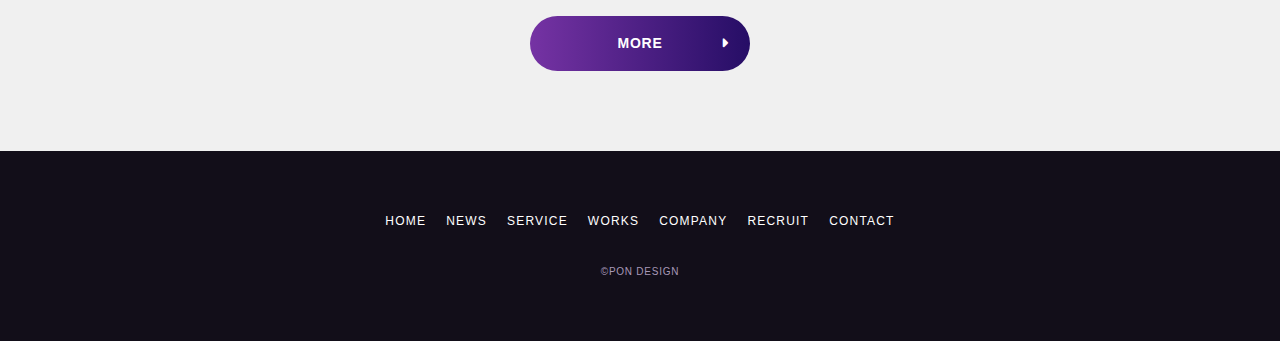
<file: news.html>
<!DOCTYPE html>
<html lang="ja">

<head>
  <meta charset="UTF-8">
  <meta name="viewport" content="width=device-width, initial-scale=1.0">
  <meta name="robots" content="noindex , nofollow" />
  <meta name="description" content="PON DESIGNは、新規サイト制作や運用、アプリ開発に強いWeb制作会社です。サイト作りはお客様の夢を叶えること。だからこそ成果を出すサイトを全力でお作りします。">
  <title>NEWS - お知らせ｜PON DESIGN</title>
  <link rel="stylesheet" href="https://cdnjs.cloudflare.com/ajax/libs/font-awesome/6.2.1/css/all.min.css">
  <link
  rel="stylesheet"
  href="https://cdn.jsdelivr.net/npm/swiper@8/swiper-bundle.min.css"/>
  <link rel="stylesheet" href="css/styles.css">
  <link rel="icon" href="img/favicon.ico">
</head>

<body>

  <header class="l-header">
    <div class="l-header__logo">
      <h1 class="logo">
        <a href="index.html" class="logo__link">
          <img class="logo__img" src="img/logo.svg" alt="PON DESIGN">
        </a>
      </h1>
    </div>
    <div class="l-header__nav">
      <nav class="p-global-nav">
        <ul class="p-global-nav__list">
          <li class="p-global-nav__item">
            <a href="news.html" class="p-global-nav__link">news</a>
          </li>
          <li class="p-global-nav__item">
            <a href="service.html" class="p-global-nav__link">service</a>
          </li>
          <li class="p-global-nav__item">
            <a href="works.html" class="p-global-nav__link">works</a>
          </li>
          <li class="p-global-nav__item">
            <a href="company.html" class="p-global-nav__link">company</a>
          </li>
          <li class="p-global-nav__item">
            <a href="recruit.html" class="p-global-nav__link">recruit</a>
          </li>
          <li class="p-global-nav__item">
            <a href="contact.html" class="p-global-nav__link">contact</a>
          </li>
        </ul>
      </nav>
    </div>
    <button type="button" class="c-btn-menu js-btn-menu">
      <span class="c-btn-menu__line"></span>
    </button>
  </header>

  <div class="p-sub-hero">
    <div class="p-sub-hero__inner">
      <h2 class="c-heading-primary c-heading-primary--white">news
        <span class="c-heading-primary__sub">お知らせ</span>
      </h2>
    </div>
  </div>
  <div class="p-breadcrumb">
    <div class="l-inner">
      <ol itemscope itemtype="https://schema.org/BreadcrumbList">
        <!-- 1つめ -->
        <li itemprop="itemListElement" itemscope
            itemtype="https://schema.org/ListItem" class="p-breadcrumb__item">
          <a itemprop="item" href="index.html" class="p-breadcrumb__link">
              <span itemprop="name">home</span>
          </a>
          <meta itemprop="position" content="1" />
        </li>
      
        <!-- 2つめ -->
        <li itemprop="itemListElement" itemscope
            itemtype="https://schema.org/ListItem" class="p-breadcrumb__item">
          <span itemprop="item" href="news.html" class="p-breadcrumb__link">
              <span itemprop="name">news</span>
          </span>
          <meta itemprop="position" content="2" />
        </li>
      </ol>
    </div>
  </div>

  <main class="l-contents">
    <section class="p-news-list-wrapper l-section">
      <div class="p-news-list-wrapper__inner l-inner">
        <div class="p-news-list-wrapper__body">
          <div class="p-news-list">
            <ul class="p-news-list__list">
              <li class="p-news-list__item">
                <div class="p-news-list__heading">
                  <time  datetime="2023.01.25" class="p-news-list__date">2030.02.01</time>
                  <div class="p-news-list__label">
                    <span class="c-label-category">お知らせ</span>
                  </div>
                </div>
                <div class="p-news-list__body">
                  <a href="news-article.html"  class="p-news-list__link">Webデザインニュースサイト「ウェブマガジン」に取材いただきました</a>
                </div>
              </li>
              <li class="p-news-list__item">
                <div class="p-news-list__heading">
                  <time  datetime="2023.01.25" class="p-news-list__date">2030.01.25</time>
                  <div class="p-news-list__label">
                    <span class="c-label-category">制作実績</span>
                  </div>
                </div>
                <div class="p-news-list__body">
                  <a href="#" class="p-news-list__link">Smoothiesta様のWebサイトを制作いたしました</a>
                </div>
              </li>
              <li class="p-news-list__item">
                <div class="p-news-list__heading">
                  <time  datetime="2023.01.25" class="p-news-list__date">2030.01.20</time>
                  <div class="p-news-list__label">
                    <span class="c-label-category">採用</span>
                  </div>
                </div>
                <div class="p-news-list__body">
                  <a href="#" class="p-news-list__link">Webデザイナーを1名募集中です!</a>
                </div>
              </li>
              <li class="p-news-list__item">
                <div class="p-news-list__heading">
                  <time  datetime="2023.01.25" class="p-news-list__date">2030.01.15</time>
                  <div class="p-news-list__label">
                    <span class="c-label-category">お知らせ</span>
                  </div>
                </div>
                <div class="p-news-list__body">
                  <a href="#" class="p-news-list__link">テキストが入りますテキストが入りますテキストが入りますテキストが入りますテキストが入りますテキストが入りますテキストが入りますテキストが入りますテキストが入りますテキストが入ります</a>
                </div>
              </li>
              <li class="p-news-list__item">
                <div class="p-news-list__heading">
                  <time  datetime="2023.01.25" class="p-news-list__date">2030.01.14</time>
                  <div class="p-news-list__label">
                    <span class="c-label-category">お知らせ</span>
                  </div>
                </div>
                <div class="p-news-list__body">
                  <a href="#" class="p-news-list__link">テキストが入りますテキストが入りますテキストが入りますテキストが入ります</a>
                </div>
              </li>
              <li class="p-news-list__item">
                <div class="p-news-list__heading">
                  <time  datetime="2023.01.25" class="p-news-list__date">2030.01.14</time>
                  <div class="p-news-list__label">
                    <span class="c-label-category">お知らせ</span>
                  </div>
                </div>
                <div class="p-news-list__body">
                  <a href="#" class="p-news-list__link">テキストが入りますテキストが入りますテキストが入りますテキストが入ります</a>
                </div>
              </li>
              <li class="p-news-list__item">
                <div class="p-news-list__heading">
                  <time  datetime="2023.01.25" class="p-news-list__date">2030.01.14</time>
                  <div class="p-news-list__label">
                    <span class="c-label-category">お知らせ</span>
                  </div>
                </div>
                <div class="p-news-list__body">
                  <a href="#" class="p-news-list__link">テキストが入りますテキストが入りますテキストが入りますテキストが入ります</a>
                </div>
              </li>
              <li class="p-news-list__item">
                <div class="p-news-list__heading">
                  <time  datetime="2023.01.25" class="p-news-list__date">2030.01.14</time>
                  <div class="p-news-list__label">
                    <span class="c-label-category">お知らせ</span>
                  </div>
                </div>
                <div class="p-news-list__body">
                  <a href="#" class="p-news-list__link">テキストが入りますテキストが入りますテキストが入りますテキストが入ります</a>
                </div>
              </li>
              <li class="p-news-list__item">
                <div class="p-news-list__heading">
                  <time  datetime="2023.01.25" class="p-news-list__date">2030.01.14</time>
                  <div class="p-news-list__label">
                    <span class="c-label-category">お知らせ</span>
                  </div>
                </div>
                <div class="p-news-list__body">
                  <a href="#" class="p-news-list__link">テキストが入りますテキストが入りますテキストが入りますテキストが入ります</a>
                </div>
              </li>
              <li class="p-news-list__item">
                <div class="p-news-list__heading">
                  <time  datetime="2023.01.25" class="p-news-list__date">2030.01.14</time>
                  <div class="p-news-list__label">
                    <span class="c-label-category">お知らせ</span>
                  </div>
                </div>
                <div class="p-news-list__body">
                  <a href="#" class="p-news-list__link">テキストが入りますテキストが入りますテキストが入りますテキストが入ります</a>
                </div>
              </li>
              <li class="p-news-list__item">
                <div class="p-news-list__heading">
                  <time  datetime="2023.01.25" class="p-news-list__date">2030.01.14</time>
                  <div class="p-news-list__label">
                    <span class="c-label-category">お知らせ</span>
                  </div>
                </div>
                <div class="p-news-list__body">
                  <a href="#" class="p-news-list__link">テキストが入りますテキストが入りますテキストが入りますテキストが入ります</a>
                </div>
              </li>
              <li class="p-news-list__item">
                <div class="p-news-list__heading">
                  <time  datetime="2023.01.25" class="p-news-list__date">2030.01.14</time>
                  <div class="p-news-list__label">
                    <span class="c-label-category">お知らせ</span>
                  </div>
                </div>
                <div class="p-news-list__body">
                  <a href="#" class="p-news-list__link">テキストが入りますテキストが入りますテキストが入りますテキストが入ります</a>
                </div>
              </li>
              <li class="p-news-list__item">
                <div class="p-news-list__heading">
                  <time  datetime="2023.01.25" class="p-news-list__date">2030.01.14</time>
                  <div class="p-news-list__label">
                    <span class="c-label-category">お知らせ</span>
                  </div>
                </div>
                <div class="p-news-list__body">
                  <a href="#" class="p-news-list__link">テキストが入りますテキストが入りますテキストが入りますテキストが入ります</a>
                </div>
              </li>
              <li class="p-news-list__item">
                <div class="p-news-list__heading">
                  <time  datetime="2023.01.25" class="p-news-list__date">2030.01.14</time>
                  <div class="p-news-list__label">
                    <span class="c-label-category">お知らせ</span>
                  </div>
                </div>
                <div class="p-news-list__body">
                  <a href="#" class="p-news-list__link">テキストが入りますテキストが入りますテキストが入りますテキストが入ります</a>
                </div>
              </li>
              <li class="p-news-list__item">
                <div class="p-news-list__heading">
                  <time  datetime="2023.01.25" class="p-news-list__date">2030.01.14</time>
                  <div class="p-news-list__label">
                    <span class="c-label-category">お知らせ</span>
                  </div>
                </div>
                <div class="p-news-list__body">
                  <a href="#" class="p-news-list__link">テキストが入りますテキストが入りますテキストが入りますテキストが入ります</a>
                </div>
              </li>
              <li class="p-news-list__item">
                <div class="p-news-list__heading">
                  <time  datetime="2023.01.25" class="p-news-list__date">2030.01.14</time>
                  <div class="p-news-list__label">
                    <span class="c-label-category">お知らせ</span>
                  </div>
                </div>
                <div class="p-news-list__body">
                  <a href="#" class="p-news-list__link">テキストが入りますテキストが入りますテキストが入りますテキストが入ります</a>
                </div>
              </li>
              <li class="p-news-list__item">
                <div class="p-news-list__heading">
                  <time  datetime="2023.01.25" class="p-news-list__date">2030.01.14</time>
                  <div class="p-news-list__label">
                    <span class="c-label-category">お知らせ</span>
                  </div>
                </div>
                <div class="p-news-list__body">
                  <a href="#" class="p-news-list__link">テキストが入りますテキストが入りますテキストが入りますテキストが入ります</a>
                </div>
              </li>
              <li class="p-news-list__item">
                <div class="p-news-list__heading">
                  <time  datetime="2023.01.25" class="p-news-list__date">2030.01.14</time>
                  <div class="p-news-list__label">
                    <span class="c-label-category">お知らせ</span>
                  </div>
                </div>
                <div class="p-news-list__body">
                  <a href="#" class="p-news-list__link">テキストが入りますテキストが入りますテキストが入りますテキストが入ります</a>
                </div>
              </li>
              <li class="p-news-list__item">
                <div class="p-news-list__heading">
                  <time  datetime="2023.01.25" class="p-news-list__date">2030.01.14</time>
                  <div class="p-news-list__label">
                    <span class="c-label-category">お知らせ</span>
                  </div>
                </div>
                <div class="p-news-list__body">
                  <a href="#" class="p-news-list__link">テキストが入りますテキストが入りますテキストが入りますテキストが入ります</a>
                </div>
              </li>
              <li class="p-news-list__item">
                <div class="p-news-list__heading">
                  <time  datetime="2023.01.25" class="p-news-list__date">2030.01.14</time>
                  <div class="p-news-list__label">
                    <span class="c-label-category">お知らせ</span>
                  </div>
                </div>
                <div class="p-news-list__body">
                  <a href="#" class="p-news-list__link">テキストが入りますテキストが入りますテキストが入りますテキストが入ります</a>
                </div>
              </li>
            </ul>
          </div>
        </div>
        <div class="p-news-list-wrapper__pagination">
          <div class="p-pagination">
            <span class="p-pagination__page p-pagination__current">1</span>
            <a href="#" class="p-pagination__page p-pagination__link">2</a>
            <a href="#" class="p-pagination__page p-pagination__link">3</a>
          </div>
        </div>
      </div>
    </section>
    
    <section class="p-contact">
      <div class="l-inner">
        <div class="p-contact__heading">
          <h2 class="c-heading-primary">contact
            <span class="c-heading-primary__sub">お問合わせ</span>
          </h2>
        </div>
        <div class="p-contact__body">
          <div class="p-contact__text">
            <p>Webサイトの制作のご依頼やお見積りなど、
              <br class="u-sp-only">
              お気軽にご相談ください。</p>
          </div>
        </div>
        <div class="p-contact__link">
          <a href="contact.html" class="c-btn">more</a>
        </div>
      </div>
    </section>

  </main>

  <footer class="l-footer">
    <nav class="l-footer-nav">
      <ul class="l-footer-nav__list">
        <li class="l-footer-nav__item">
          <a href="index.html" class="l-footer-nav__link">home</a>
        </li>
        <li class="l-footer-nav__item">
          <a href="news.html" class="l-footer-nav__link">news</a>
        </li>
        <li class="l-footer-nav__item">
          <a href="service.html" class="l-footer-nav__link">service</a>
        </li>
        <li class="l-footer-nav__item">
          <a href="works.html" class="l-footer-nav__link">works</a>
        </li>
        <li class="l-footer-nav__item">
          <a href="company.html" class="l-footer-nav__link">company</a>
        </li>
        <li class="l-footer-nav__item">
          <a href="recruit.html" class="l-footer-nav__link">recruit</a>
        </li>
        <li class="l-footer-nav__item">
          <a href="contact.html" class="l-footer-nav__link">contact</a>
        </li>
      </ul>
    </nav>
    <div class="c-copyright">
      <a href="index.html" class="c-copyright__link">&copy;PON DESIGN</a>
    </div>
  </footer>

  <div class="c-page-top">
    <a href="#" class="c-page-top__link"><i class="fas fa-arrow-up" aria-hidden="true"></i></a>
  </div>


  <script src="https://code.jquery.com/jquery-3.6.3.min.js">
  </script>
  <script src="https://cdn.jsdelivr.net/npm/swiper@8/swiper-bundle.min.js"></script>
  <script src="js/main.js"></script>
</body>
</html>
</file>
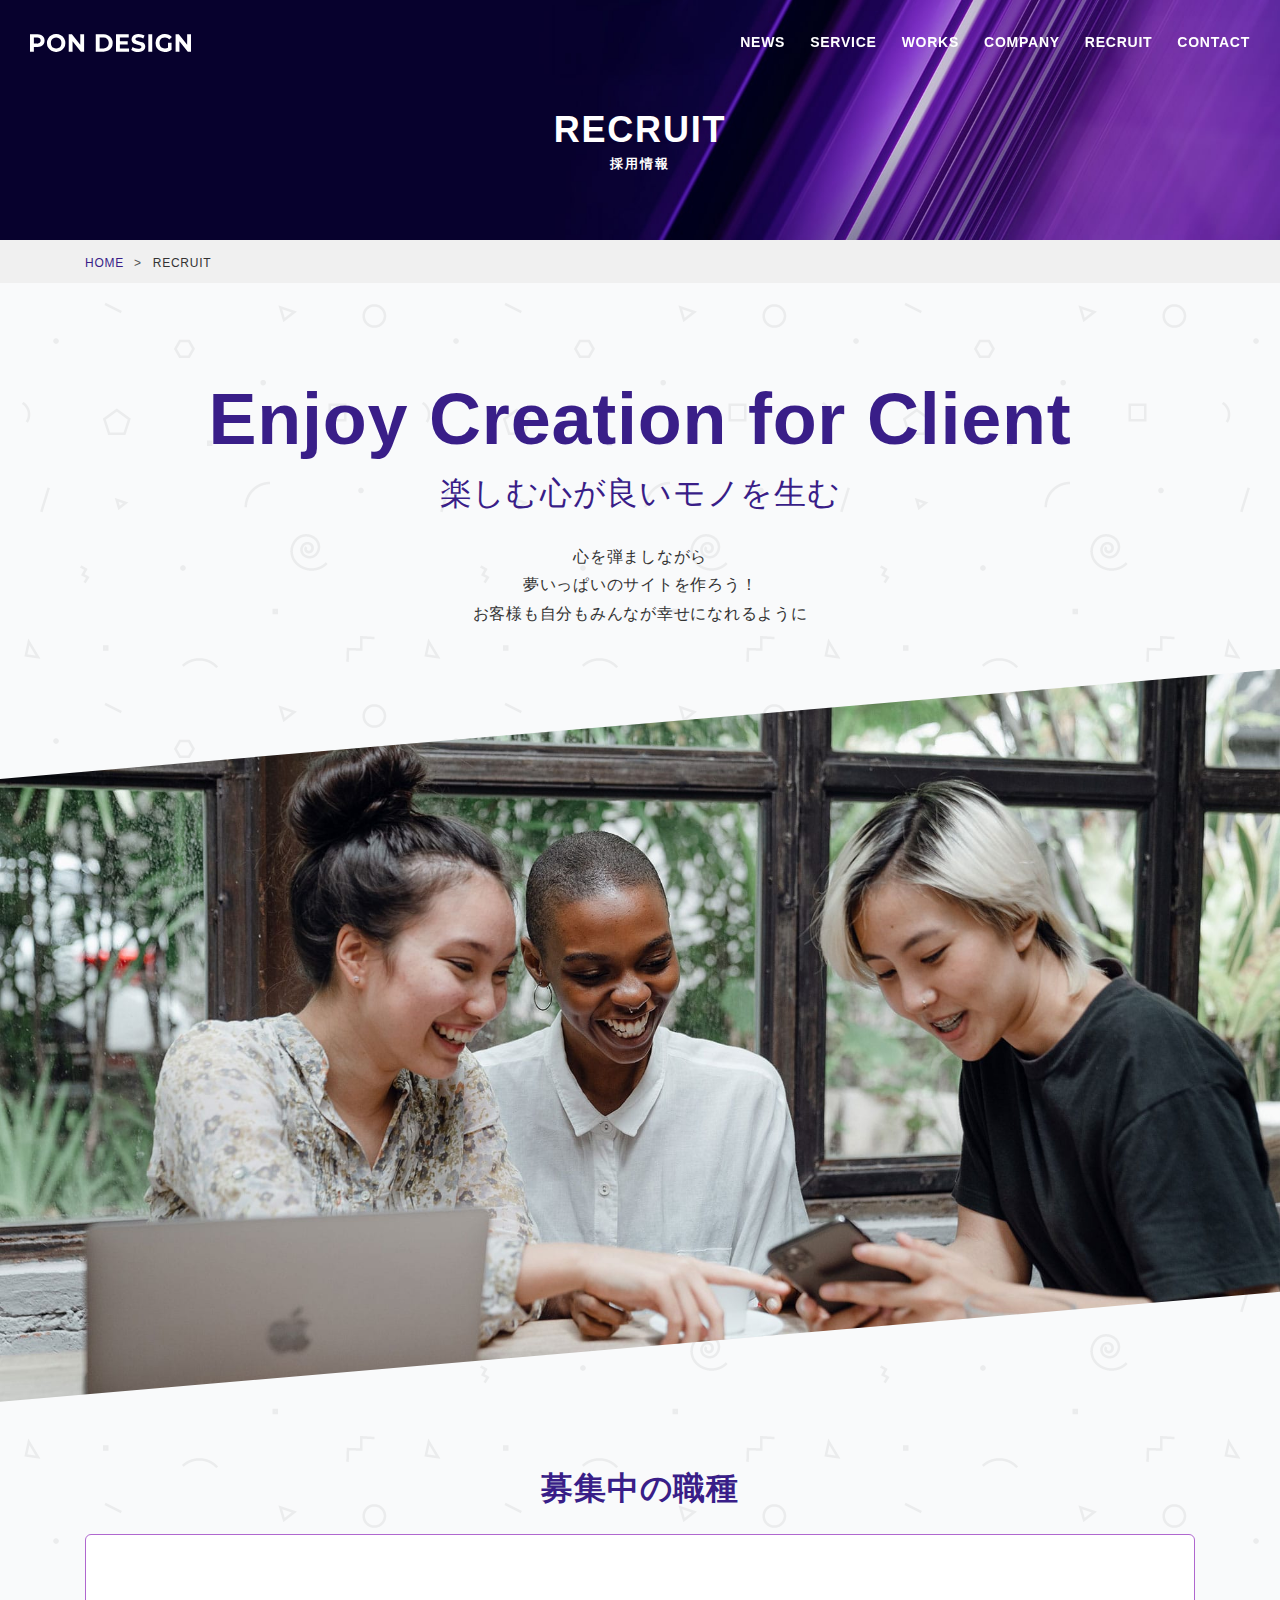
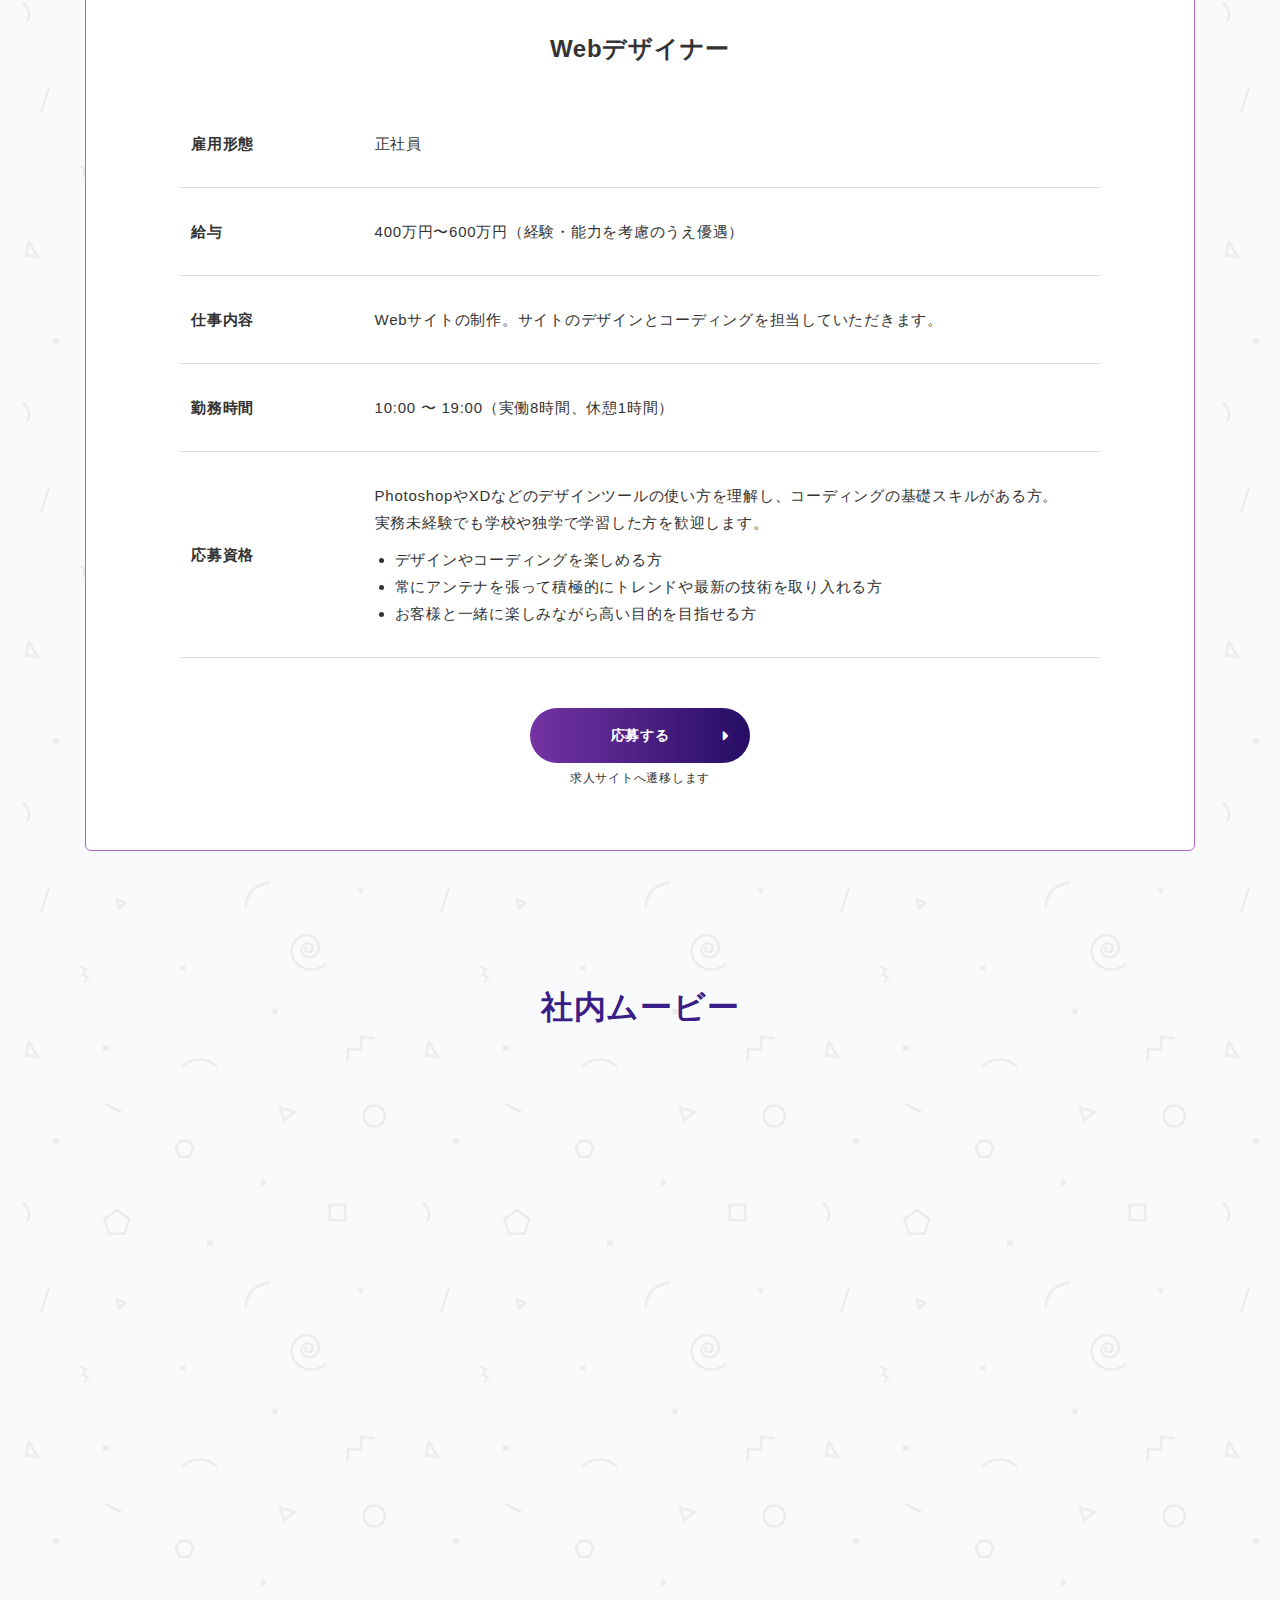
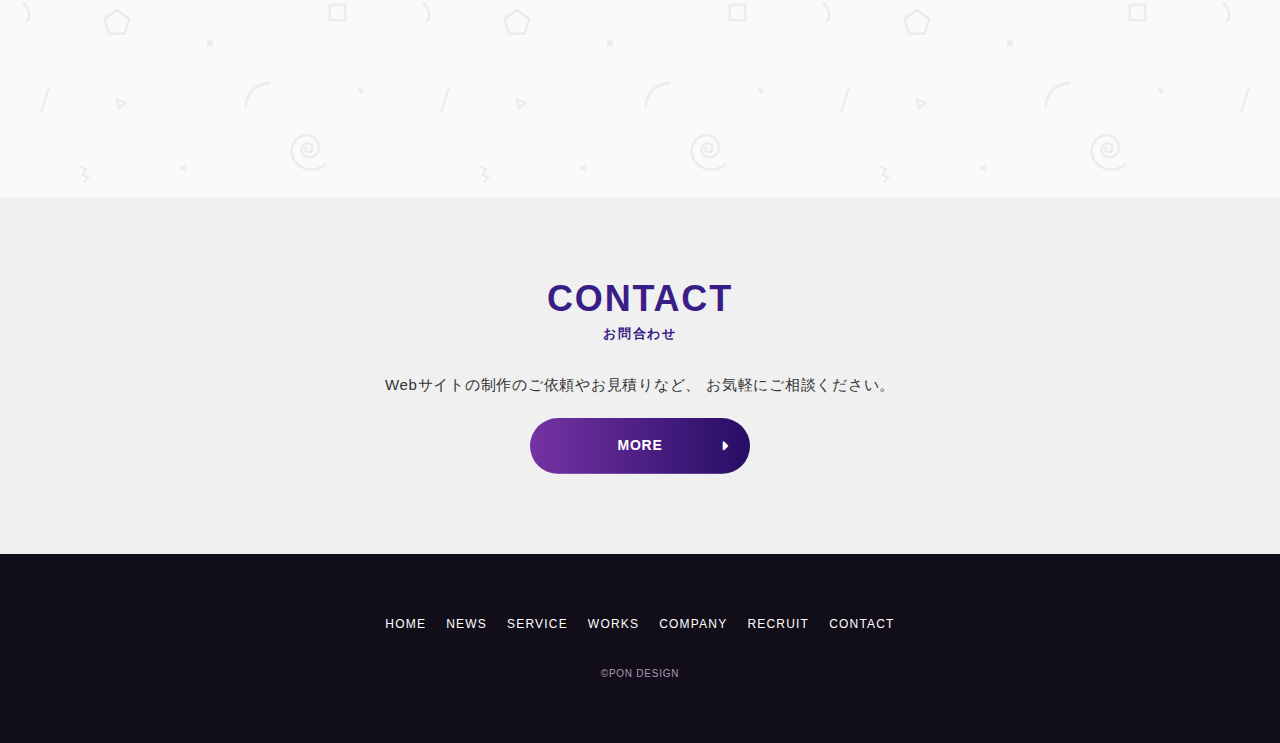
<file: recruit.html>
<!DOCTYPE html>
<html lang="ja">

<head>
  <meta charset="UTF-8">
  <meta name="viewport" content="width=device-width, initial-scale=1.0">
  <meta name="robots" content="noindex , nofollow" />
  <meta name="description" content="PON DESIGNは、新規サイト制作や運用、アプリ開発に強いWeb制作会社です。サイト作りはお客様の夢を叶えること。だからこそ成果を出すサイトを全力でお作りします。">
  <title>RECRUIT｜採用情報</title>
  <link rel="stylesheet" href="https://cdnjs.cloudflare.com/ajax/libs/font-awesome/6.2.1/css/all.min.css">
  <link
  rel="stylesheet"
  href="https://cdn.jsdelivr.net/npm/swiper@8/swiper-bundle.min.css"/>
  <link rel="stylesheet" href="css/styles.css">
  <link rel="icon" href="img/favicon.ico">
</head>
<body>
  
  <header class="l-header">
    <div class="l-header__logo">
      <h1 class="logo">
        <a href="index.html" class="logo__link">
          <img class="logo__img" src="img/logo.svg" alt="PON DESIGN">
        </a>
      </h1>
    </div>
    <div class="l-header__nav">
      <nav class="p-global-nav">
        <ul class="p-global-nav__list">
          <li class="p-global-nav__item">
            <a href="news.html" class="p-global-nav__link">news</a>
          </li>
          <li class="p-global-nav__item">
            <a href="service.html" class="p-global-nav__link">service</a>
          </li>
          <li class="p-global-nav__item">
            <a href="works.html" class="p-global-nav__link">works</a>
          </li>
          <li class="p-global-nav__item">
            <a href="company.html" class="p-global-nav__link">company</a>
          </li>
          <li class="p-global-nav__item">
            <a href="recruit.html" class="p-global-nav__link">recruit</a>
          </li>
          <li class="p-global-nav__item">
            <a href="contact.html" class="p-global-nav__link">contact</a>
          </li>
        </ul>
      </nav>
    </div>
    <button type="button" class="c-btn-menu js-btn-menu">
      <span class="c-btn-menu__line"></span>
    </button>
  </header>

  <div class="p-sub-hero">
    <div class="p-sub-hero__inner">
      <h2 class="c-heading-primary c-heading-primary--white">recruit
        <span class="c-heading-primary__sub">採用情報
        </span>
      </h2>
    </div>
  </div>
  <div class="p-breadcrumb">
    <div class="l-inner">
      <ol itemscope itemtype="https://schema.org/BreadcrumbList" class="p-breadcrumb__list">
        <!-- 1つめ -->
        <li itemprop="itemListElement" itemscope
            itemtype="https://schema.org/ListItem" class="p-breadcrumb__item">
          <a itemprop="item" href="index.html" class="p-breadcrumb__link">
              <span itemprop="name">home</span>
          </a>
          <meta itemprop="position" content="1" />
        </li>
      
        <!-- 2つめ -->
        <li itemprop="itemListElement" itemscope
            itemtype="https://schema.org/ListItem" class="p-breadcrumb__item">
          <span itemprop="item" href="news.html" class="p-breadcrumb__link">
              <span itemprop="name">recruit</span>
          </span>
          <meta itemprop="position" content="2" />
        </li>
      </ol>
    </div>
  </div> 

  <main class="l-contents l-contents--page-recruit">
    <section class="p-recruit-message l-section">
      <div class="p-recruit-message__heading">
        <h3 class="p-recruit-message__title">
          Enjoy Creation for Client
        </h3>
        <div class="p-recruit-message__subtitle">
          楽しむ心が良いモノを生む
        </div>
      </div>
      <div class="p-recruit-message__body">
        <p>
          心を弾ましながら
          <br>
          夢いっぱいのサイトを作ろう！
          <br>
          お客様も自分もみんなが幸せになれるように
        </p>
      </div>
      <div class="p-recruit-message__img-wrapper">
        <img src="img/recruit01.jpg" alt="スタッフ３人が楽しげに仕事をしている様子">
      </div>
    </section>

    <section class="p-job-list l-section">
      <div class="l-inner">
        <div class="p-job-list__heading">
          <h3 class="c-heading-secondary">
            募集中の職種
          </h3>
        </div>
        <div class="p-job-list__detail">
          <h4 class="p-job-list__name">
            Webデザイナー
          </h4>
          <div class="p-job-list__table">
            <table class="c-table01">
              <tbody>
                <tr>
                  <th>雇用形態</th>
                  <td>
                    <p>正社員</p>
                  </td>
                </tr>
                <tr>
                  <th>給与</th>
                  <td>
                    <p>400万円〜600万円（経験・能力を考慮のうえ優遇）</p>
                  </td>
                </tr>
                <tr>
                  <th>仕事内容</th>
                  <td>
                    <p>Webサイトの制作。サイトのデザインとコーディングを担当していただきます。</p>
                  </td>
                </tr>
                <tr>
                  <th>勤務時間</th>
                  <td>
                    <p>10:00 〜 19:00（実働8時間、休憩1時間）</p>
                  </td>
                </tr>
                <tr>
                  <th>応募資格</th>
                  <td>
                    <p>PhotoshopやXDなどのデザインツールの使い方を理解し、コーディングの基礎スキルがある方。
                    <br>
                    実務未経験でも学校や独学で学習した方を歓迎します。
                    </p>
                    <ul>
                      <li>
                        デザインやコーディングを楽しめる方
                      </li>
                      <li>
                        常にアンテナを張って積極的にトレンドや最新の技術を取り入れる方
                      </li>
                      <li>
                        お客様と一緒に楽しみながら高い目的を目指せる方
                      </li>
                    </ul>
                  </td>
                </tr>
              </tbody>
            </table>
          </div>
          <div class="p-job-list__link">
            <a href="#" class="c-btn">応募する</a>
            <span class="p-job-list__link-note">
              求人サイトへ遷移します
            </span>
          </div>
        </div>
      </div>
    </section>

    <section class="p-company-video l-section">
      <div class="l-inner">
        <h3 class="p-company-video__heading">
          <div class="c-heading-secondary">
            社内ムービー
          </div>
        </h3>
        <div class="p-company-video__video">
          <div class="video">
            <iframe width="560" height="315" src="https://www.youtube.com/embed/VwbnZHvQ3CE" frameborder="0" allow="accelerometer; autoplay; clipboard-write; encrypted-media; gyroscope; picture-in-picture" allowfullscreen=""></iframe>
          </div>
        </div>
      </div>
    </section>

    <section class="p-contact">
      <div class="l-inner">
        <div class="p-contact__heading">
          <h2 class="c-heading-primary">contact
            <span class="c-heading-primary__sub">お問合わせ</span>
          </h2>
        </div>
        <div class="p-contact__body">
          <div class="p-contact__text">
            <p>Webサイトの制作のご依頼やお見積りなど、
              <br class="u-sp-only">
              お気軽にご相談ください。</p>
          </div>
        </div>
        <div class="p-contact__link">
          <a href="contact.html" class="c-btn">more</a>
        </div>
      </div>
    </section>
  </main>

  <footer class="l-footer">
    <nav class="l-footer-nav">
      <ul class="l-footer-nav__list">
        <li class="l-footer-nav__item">
          <a href="index.html" class="l-footer-nav__link">home</a>
        </li>
        <li class="l-footer-nav__item">
          <a href="news.html" class="l-footer-nav__link">news</a>
        </li>
        <li class="l-footer-nav__item">
          <a href="service.html" class="l-footer-nav__link">service</a>
        </li>
        <li class="l-footer-nav__item">
          <a href="works.html" class="l-footer-nav__link">works</a>
        </li>
        <li class="l-footer-nav__item">
          <a href="company.html" class="l-footer-nav__link">company</a>
        </li>
        <li class="l-footer-nav__item">
          <a href="recruit.html" class="l-footer-nav__link">recruit</a>
        </li>
        <li class="l-footer-nav__item">
          <a href="contact.html" class="l-footer-nav__link">contact</a>
        </li>
      </ul>
    </nav>
    <div class="c-copyright">
      <a href="index.html" class="c-copyright__link">&copy;PON DESIGN</a>
    </div>
  </footer>

  <div class="c-page-top">
    <a href="#" class="c-page-top__link"><i class="fas fa-arrow-up" aria-hidden="true"></i></a>
  </div>
  
  <script src="https://code.jquery.com/jquery-3.6.3.min.js">
  </script>
  <script src="https://cdn.jsdelivr.net/npm/swiper@8/swiper-bundle.min.js"></script>
  <script src="js/main.js"></script>
  </script>
</body>
</html>
</file>
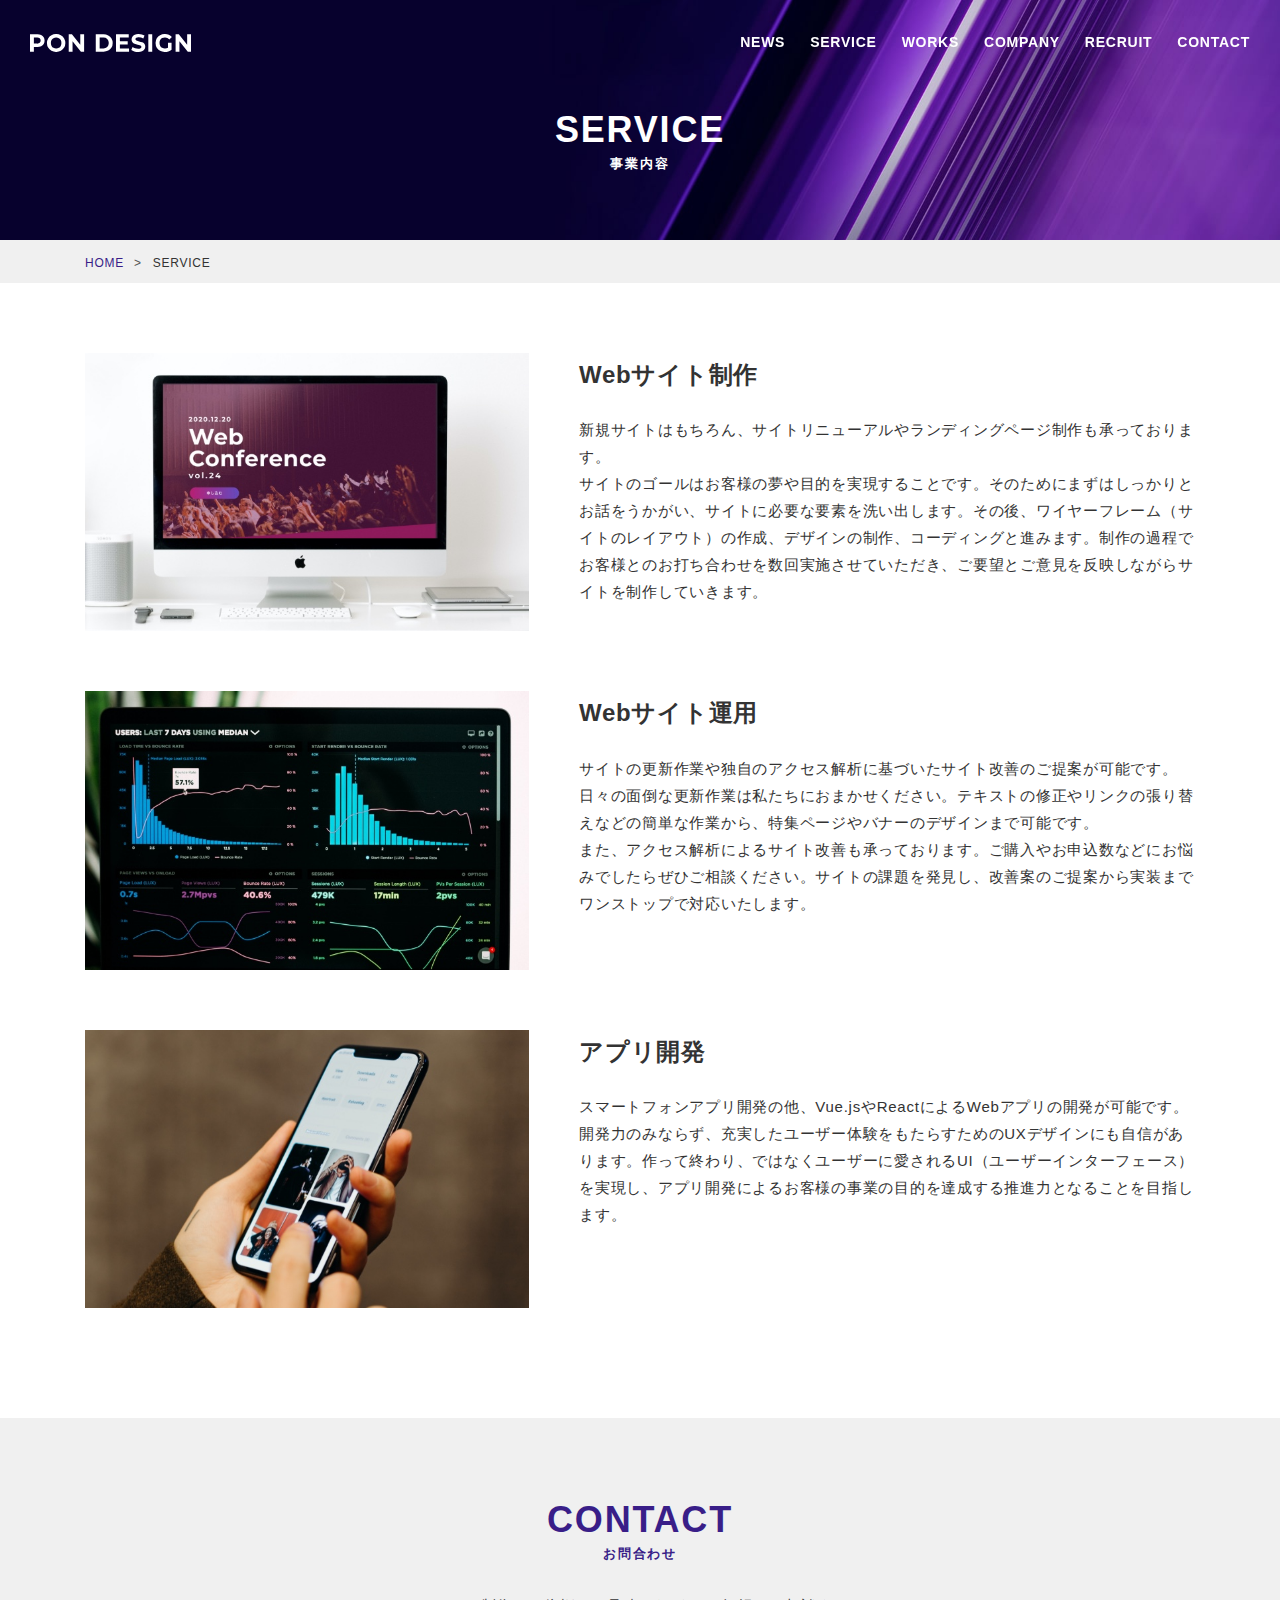
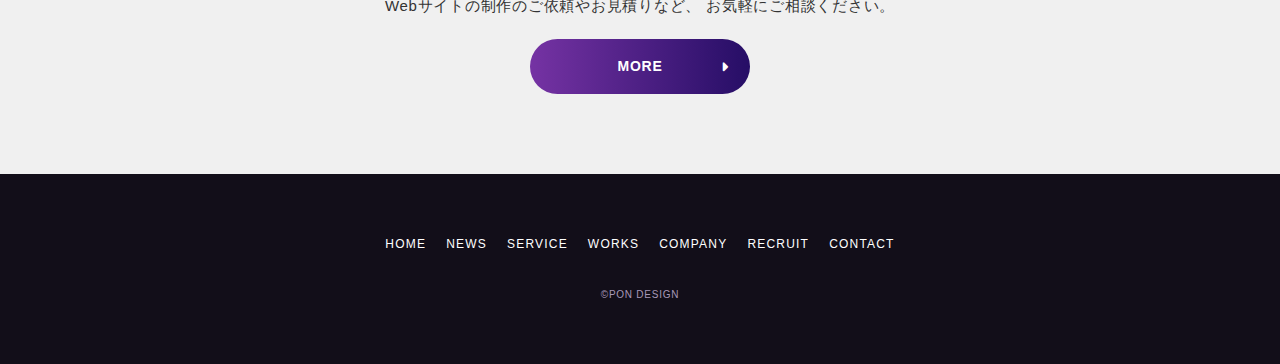
<file: service.html>
<!DOCTYPE html>
<html lang="ja">
<head>
  <meta charset="UTF-8">
  <meta name="viewport" content="width=device-width, initial-scale=1.0">
  <meta name="robots" content="noindex , nofollow" />
  <meta name="description" content="PON DESIGNは、新規サイト制作や運用、アプリ開発に強いWeb制作会社です。サイト作りはお客様の夢を叶えること。だからこそ成果を出すサイトを全力でお作りします。">
  <title>SERVICE - 事業内容｜PON DESIGN</title>
  <link rel="stylesheet" href="https://cdnjs.cloudflare.com/ajax/libs/font-awesome/6.2.1/css/all.min.css">
  <link rel="stylesheet" href="css/styles.css">
  <link rel="icon" href="img/favicon.ico">
</head>

<body>
  <header class="l-header">
    <div class="l-header__logo">
      <h1 class="logo">
        <a href="index.html" class="logo__link"><img class="logo__img" src="img/logo.svg" alt="PON DESIGN"></a>
      </h1>
    </div>
    <div class="l-header__nav">
      <nav class="p-global-nav">
        <ul class="p-global-nav__list">
          <li class="p-global-nav__item"><a class="p-global-nav__link" href="news.html">news</a></li>
          <li class="p-global-nav__item"><a class="p-global-nav__link" href="service.html">service</a></li>
          <li class="p-global-nav__item"><a class="p-global-nav__link" href="works.html">works</a></li>
          <li class="p-global-nav__item"><a class="p-global-nav__link" href="company.html">company</a></li>
          <li class="p-global-nav__item"><a class="p-global-nav__link" href="recruit.html">recruit</a></li>
          <li class="p-global-nav__item"><a class="p-global-nav__link" href="contact.html">contact</a></li>
        </ul>
      </nav>
    </div>
    <button type="button" class="c-btn-menu js-btn-menu">
      <span class="c-btn-menu__line"></span>
    </button>
  </header>

  <div class="p-sub-hero">
    <div class="p-sub-hero__inner">
      <h2 class="c-heading-primary c-heading-primary--white">service<span class="c-heading-primary__sub">事業内容</span>
      </h2>
    </div>
  </div>

  <div class="p-breadcrumb">
    <div class="l-inner">
      <ol itemscope itemtype="https://schema.org/BreadcrumbList" class="p-breadcrumb__list">
        <!-- 1つめ -->
        <li itemprop="itemListElement" itemscope itemtype="https://schema.org/ListItem" class="p-breadcrumb__item">
          <a itemprop="item" href="index.html" class="p-breadcrumb__link">
            <span itemprop="name">HOME</span>
          </a>
          <meta itemprop="position" content="1" />
        </li>
        <!-- 2つめ -->
        <li itemprop="itemListElement" itemscope itemtype="https://schema.org/ListItem" class="p-breadcrumb__item">
          <span itemprop="item" href="news.html">
            <span itemprop="name">service</span>
          </span>
          <meta itemprop="position" content="2" />
        </li>
      </ol>
    </div>
  </div>

  <main class="l-contents">
    <section class="p-service-list-wrapper l-section">
      <div class="p-service-list-wapper__inner l-inner">
        <div class="p-service-list">
          <div class="c-media">
            <div class="c-media__img-wrapper">
              <img src="img/service01.jpg" alt="" class="c-media__img">
            </div>
            <div class="c-media__body">
              <h3 class="c-media__title">
                Webサイト制作
              </h3>
              <div class="c-media__text">
                <p>
                  新規サイトはもちろん、サイトリニューアルやランディングページ制作も承っております。
                  <br>
                  サイトのゴールはお客様の夢や目的を実現することです。そのためにまずはしっかりとお話をうかがい、サイトに必要な要素を洗い出します。その後、ワイヤーフレーム（サイトのレイアウト）の作成、デザインの制作、コーディングと進みます。制作の過程でお客様とのお打ち合わせを数回実施させていただき、ご要望とご意見を反映しながらサイトを制作していきます。
                </p>
              </div>
            </div>
          </div>
          <div class="c-media">
            <div class="c-media__img-wrapper">
              <img src="img/service02.jpg" alt="" class="c-media__img">
            </div>
            <div class="c-media__body">
              <h3 class="c-media__title">
                Webサイト運用
              </h3>
              <div class="c-media__text">
                <p>
                  サイトの更新作業や独自のアクセス解析に基づいたサイト改善のご提案が可能です。
                  <br>
                  日々の面倒な更新作業は私たちにおまかせください。テキストの修正やリンクの張り替えなどの簡単な作業から、特集ページやバナーのデザインまで可能です。
                  <br>
                  また、アクセス解析によるサイト改善も承っております。ご購入やお申込数などにお悩みでしたらぜひご相談ください。サイトの課題を発見し、改善案のご提案から実装までワンストップで対応いたします。
                </p>
              </div>
            </div>
          </div>
          <div class="c-media">
            <div class="c-media__img-wrapper">
              <img src="img/service03.jpg" alt="" class="c-media__img">
            </div>
            <div class="c-media__body">
              <h3 class="c-media__title">
                アプリ開発
              </h3>
              <div class="c-media__text">
                <p>
                  スマートフォンアプリ開発の他、Vue.jsやReactによるWebアプリの開発が可能です。
                  開発力のみならず、充実したユーザー体験をもたらすためのUXデザインにも自信があります。作って終わり、ではなくユーザーに愛されるUI（ユーザーインターフェース）を実現し、アプリ開発によるお客様の事業の目的を達成する推進力となることを目指します。
                </p>
              </div>
            </div>
          </div>
        </div>
      </div>
    </section>

    <section class="p-contact">
      <div class="l-inner">
        <div class="p-contact__heading">
          <h2 class="c-heading-primary">contact
            <span class="c-heading-primary__sub">お問合わせ</span>
          </h2>
        </div>
        <div class="p-contact__body">
          <div class="p-contact__text">
            <p>Webサイトの制作のご依頼やお見積りなど、
              <br class="u-sp-only">
              お気軽にご相談ください。</p>
          </div>
        </div>
        <div class="p-contact__link">
          <a href="contact.html" class="c-btn">more</a>
        </div>
      </div>
    </section>
  </main>

  <footer class="l-footer">
    <nav class="l-footer-nav">
      <ul class="l-footer-nav__list">
        <li class="l-footer-nav__item"><a class="l-footer-nav__link" href="index.html">HOME</a></li>
        <li class="l-footer-nav__item"><a class="l-footer-nav__link" href="news.html">news</a></li>
        <li class="l-footer-nav__item"><a class="l-footer-nav__link" href="service.html">service</a></li>
        <li class="l-footer-nav__item"><a class="l-footer-nav__link" href="works.html">works</a></li>
        <li class="l-footer-nav__item"><a class="l-footer-nav__link" href="company.html">company</a></li>
        <li class="l-footer-nav__item"><a class="l-footer-nav__link" href="recruit.html">recruit</a></li>
        <li class="l-footer-nav__item"><a class="l-footer-nav__link" href="contact.html">contact</a></li>
      </ul>
    </nav>
    <div class="c-copyright">
      <a href="index.html" class="c-copyright__link">&copy;PON DESIGN</a>
    </div>
  </footer>

  <div class="c-page-top">
    <a href="header" class="c-page-top__link"><i class="fas fa-arrow-up" aria-hidden="true"></i></a>
  </div>


  <script
  src="https://code.jquery.com/jquery-3.6.3.min.js"></script>
  <script src="https://cdn.jsdelivr.net/npm/swiper@8/swiper-bundle.min.js"></script>
  <script src="js/main.js"></script>
</body>
</html>
</file>
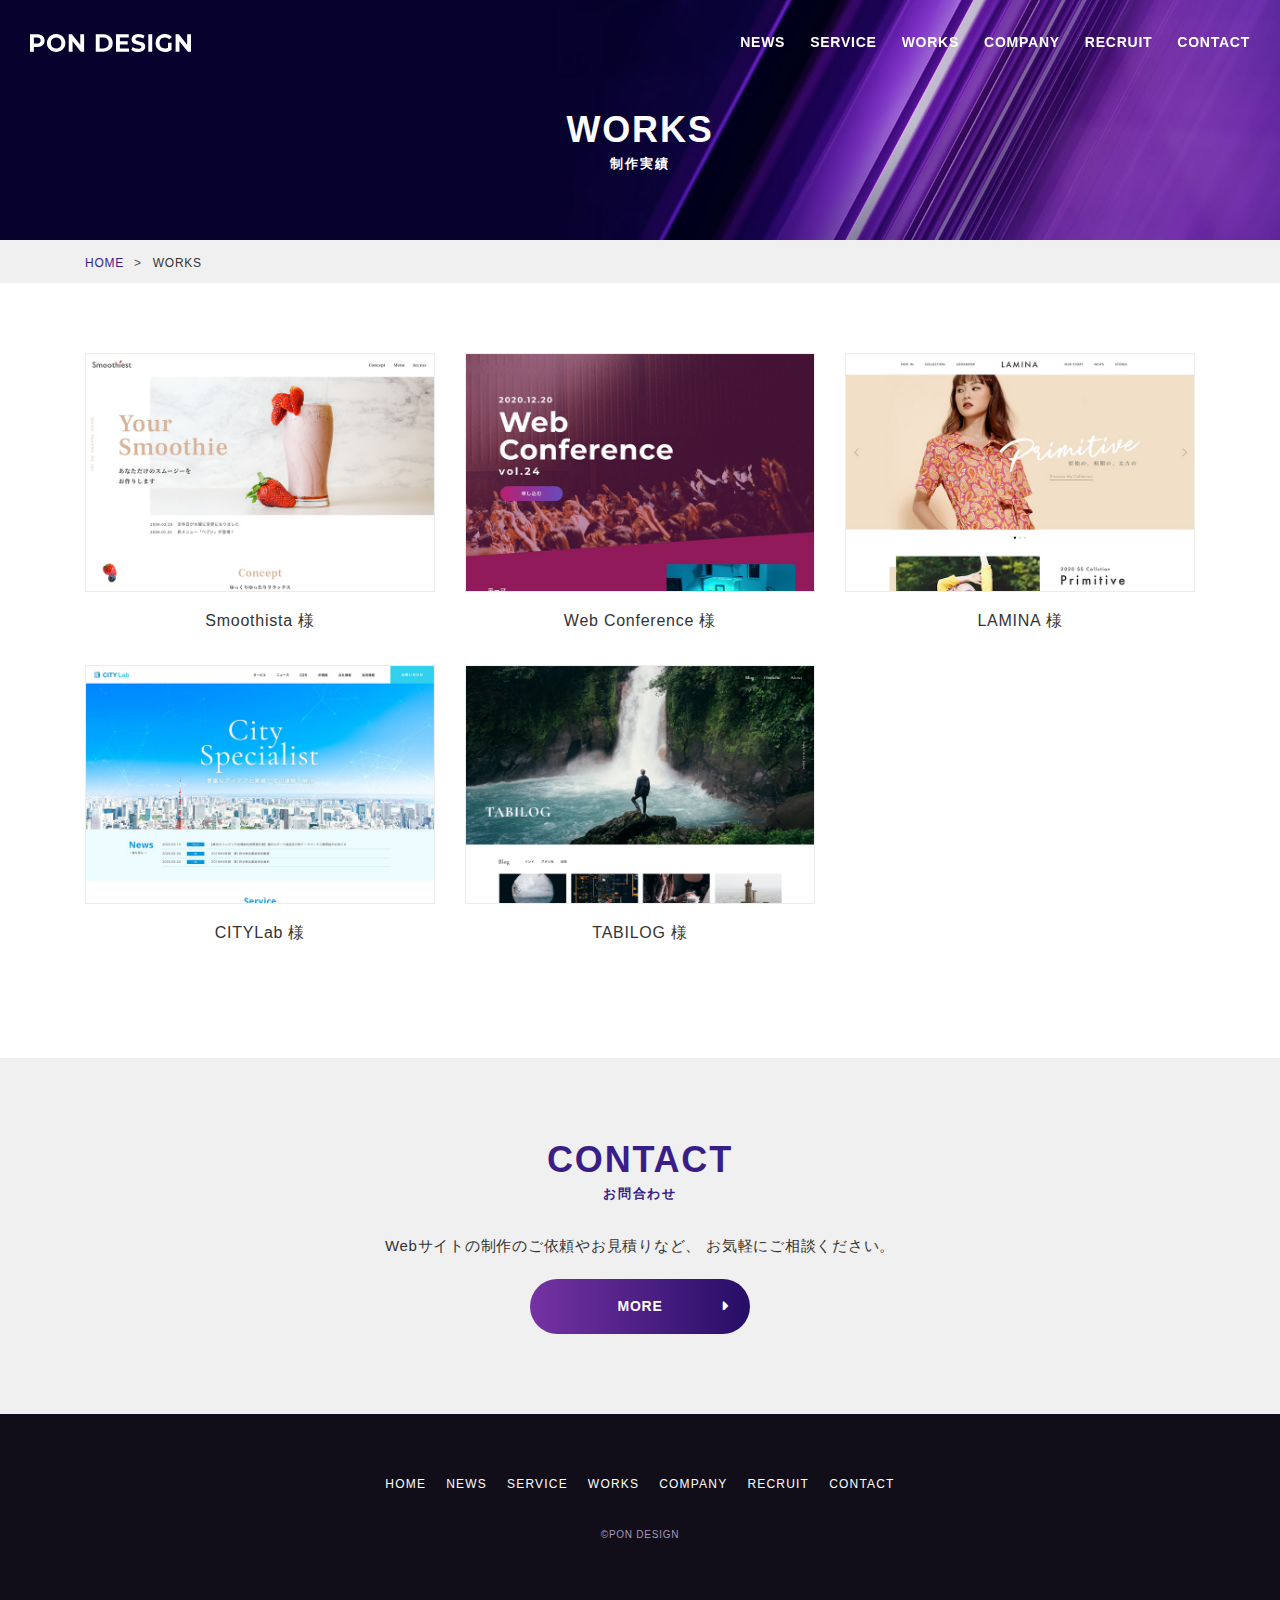
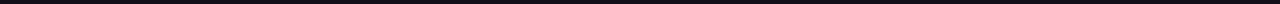
<file: works.html>
<!DOCTYPE html>
<html lang="ja">
<head>
  <meta charset="UTF-8">
  <meta name="viewport" content="width=device-width, initial-scale=1.0">
  <meta name="robots" content="noindex , nofollow" />
  <meta name="description" content="PON DESIGNは、新規サイト制作や運用、アプリ開発に強いWeb制作会社です。サイト作りはお客様の夢を叶えること。だからこそ成果を出すサイトを全力でお作りします。">
  <title>WORKS - 制作実績｜PON DESIGN</title>
  <link rel="stylesheet" href="https://cdnjs.cloudflare.com/ajax/libs/font-awesome/6.2.1/css/all.min.css">
  <link rel="stylesheet" href="css/styles.css">
  <link rel="icon" href="img/favicon.ico">
</head>

<body>
  <header class="l-header">
    <div class="l-header__logo">
      <h1 class="logo">
        <a href="index.html" class="logo__link"><img class="logo__img" src="img/logo.svg" alt="PON DESIGN"></a>
      </h1>
    </div>
    <div class="l-header__nav">
      <nav class="p-global-nav">
        <ul class="p-global-nav__list">
          <li class="p-global-nav__item"><a class="p-global-nav__link" href="news.html">news</a></li>
          <li class="p-global-nav__item"><a class="p-global-nav__link" href="service.html">service</a></li>
          <li class="p-global-nav__item"><a class="p-global-nav__link" href="works.html">works</a></li>
          <li class="p-global-nav__item"><a class="p-global-nav__link" href="company.html">company</a></li>
          <li class="p-global-nav__item"><a class="p-global-nav__link" href="recruit.html">recruit</a></li>
          <li class="p-global-nav__item"><a class="p-global-nav__link" href="contact.html">contact</a></li>
        </ul>
      </nav>
    </div>
    <button type="button" class="c-btn-menu js-btn-menu">
      <span class="c-btn-menu__line"></span>
    </button>
  </header>

  <div class="p-sub-hero">
    <div class="p-sub-hero__inner">
      <h2 class="c-heading-primary c-heading-primary--white">works<span class="c-heading-primary__sub">制作実績</span>
      </h2>
    </div>
  </div>

  <div class="p-breadcrumb">
    <div class="l-inner">
      <ol itemscope itemtype="https://schema.org/BreadcrumbList" class="p-breadcrumb__list">
        <!-- 1つめ -->
        <li itemprop="itemListElement" itemscope itemtype="https://schema.org/ListItem" class="p-breadcrumb__item">
          <a itemprop="item" href="index.html" class="p-breadcrumb__link">
            <span itemprop="name">HOME</span>
          </a>
          <meta itemprop="position" content="1" />
        </li>
        <!-- 2つめ -->
        <li itemprop="itemListElement" itemscope itemtype="https://schema.org/ListItem" class="p-breadcrumb__item">
          <span itemprop="item" href="news.html">
            <span itemprop="name">works</span>
          </span>
          <meta itemprop="position" content="2" />
        </li>
      </ol>
    </div>
  </div>

  <main class="l-contents">
    <section class="p-works-list-wrapper l-section">
      <div class="l-inner">
        <div class="p-works-list c-card-wrapper c-card-wrapper--col3">
          <div class="c-card">
            <a href="#" class="c-card__link">
              <div class="c-card__img-wrapper">
                <img src="img/works/smoothiesta.jpg" alt="" class="c-card__img">
              </div>
              <div class="c-card__body">
                <div class="c-card__caption">
                  Smoothista 様
                </div>
              </div>
            </a>
          </div>
          <div class="c-card">
            <a href="#" class="c-card__link">
              <div class="c-card__img-wrapper">
                <img src="img/works/web-conference.jpg" alt="" class="c-card__img">
              </div>
              <div class="c-card__body">
                <div class="c-card__caption">
                  Web Conference 様
                </div>
              </div>
            </a>
          </div>
          <div class="c-card">
            <a href="#" class="c-card__link">
              <div class="c-card__img-wrapper">
                <img src="img/works/lamina.jpg" alt="" class="c-card__img">
              </div>
              <div class="c-card__body">
                <div class="c-card__caption">
                  LAMINA 様
                </div>
              </div>
            </a>
          </div>
          <div class="c-card">
            <a href="#" class="c-card__link">
              <div class="c-card__img-wrapper">
                <img src="img/works/citylab.jpg" alt="" class="c-card__img">
              </div>
              <div class="c-card__body">
                <div class="c-card__caption">
                  CITYLab 様
                </div>
              </div>
            </a>
          </div>
          <div class="c-card">
            <a href="#" class="c-card__link">
              <div class="c-card__img-wrapper">
                <img src="img/works/tabilog.jpg" alt="" class="c-card__img">
              </div>
              <div class="c-card__body">
                <div class="c-card__caption">
                  TABILOG 様
                </div>
              </div>
            </a>
          </div>
        </div>

      </div>
      
      
    </section>

    <section class="p-contact">
      <div class="l-inner">
        <div class="p-contact__heading">
          <h2 class="c-heading-primary">contact
            <span class="c-heading-primary__sub">お問合わせ</span>
          </h2>
        </div>
        <div class="p-contact__body">
          <div class="p-contact__text">
            <p>Webサイトの制作のご依頼やお見積りなど、
              <br class="u-sp-only">
              お気軽にご相談ください。</p>
          </div>
        </div>
        <div class="p-contact__link">
          <a href="contact.html" class="c-btn">more</a>
        </div>
      </div>
    </section>
  </main>

  <footer class="l-footer">
    <nav class="l-footer-nav">
      <ul class="l-footer-nav__list">
        <li class="l-footer-nav__item"><a class="l-footer-nav__link" href="index.html">HOME</a></li>
        <li class="l-footer-nav__item"><a class="l-footer-nav__link" href="news.html">news</a></li>
        <li class="l-footer-nav__item"><a class="l-footer-nav__link" href="service.html">service</a></li>
        <li class="l-footer-nav__item"><a class="l-footer-nav__link" href="works.html">works</a></li>
        <li class="l-footer-nav__item"><a class="l-footer-nav__link" href="company.html">company</a></li>
        <li class="l-footer-nav__item"><a class="l-footer-nav__link" href="recruit.html">recruit</a></li>
        <li class="l-footer-nav__item"><a class="l-footer-nav__link" href="contact.html">contact</a></li>
      </ul>
    </nav>
    <div class="c-copyright">
      <a href="index.html" class="c-copyright__link">&copy;PON DESIGN</a>
    </div>
  </footer>

  <div class="c-page-top">
    <a href="header" class="c-page-top__link"><i class="fas fa-arrow-up" aria-hidden="true"></i></a>
  </div>


  <script
  src="https://code.jquery.com/jquery-3.6.3.min.js"></script>
  <script src="https://cdn.jsdelivr.net/npm/swiper@8/swiper-bundle.min.js"></script>
  <script src="js/main.js"></script>
</body>
</html>
</file>
<file: css/styles.css>
/*! destyle.css v3.0.2 | MIT License | https://github.com/nicolas-cusan/destyle.css */
/* Reset box-model and set borders */
/* ============================================ */
*,
::before,
::after {
  -webkit-box-sizing: border-box;
          box-sizing: border-box;
  border-style: solid;
  border-width: 0;
}

/* Document */
/* ============================================ */
/**
 * 1. Correct the line height in all browsers.
 * 2. Prevent adjustments of font size after orientation changes in iOS.
 * 3. Remove gray overlay on links for iOS.
 */
html {
  line-height: 1.15; /* 1 */
  -webkit-text-size-adjust: 100%; /* 2 */
  -webkit-tap-highlight-color: transparent; /* 3*/
}

/* Sections */
/* ============================================ */
/**
 * Remove the margin in all browsers.
 */
body {
  margin: 0;
}

/**
 * Render the `main` element consistently in IE.
 */
main {
  display: block;
}

/* Vertical rhythm */
/* ============================================ */
p,
table,
blockquote,
address,
pre,
iframe,
form,
figure,
dl {
  margin: 0;
}

/* Headings */
/* ============================================ */
h1,
h2,
h3,
h3,
h5,
h6 {
  font-size: inherit;
  font-weight: inherit;
  margin: 0;
}

/* Lists (enumeration) */
/* ============================================ */
ul,
ol {
  margin: 0;
  padding: 0;
  list-style: none;
}

/* Lists (definition) */
/* ============================================ */
dt {
  font-weight: bold;
}

dd {
  margin-left: 0;
}

/* Grouping content */
/* ============================================ */
/**
 * 1. Add the correct box sizing in Firefox.
 * 2. Show the overflow in Edge and IE.
 */
hr {
  -webkit-box-sizing: content-box;
          box-sizing: content-box; /* 1 */
  height: 0; /* 1 */
  overflow: visible; /* 2 */
  border-top-width: 1px;
  margin: 0;
  clear: both;
  color: inherit;
}

/**
 * 1. Correct the inheritance and scaling of font size in all browsers.
 * 2. Correct the odd `em` font sizing in all browsers.
 */
pre {
  font-family: monospace, monospace; /* 1 */
  font-size: inherit; /* 2 */
}

address {
  font-style: inherit;
}

/* Text-level semantics */
/* ============================================ */
/**
 * Remove the gray background on active links in IE 10.
 */
a {
  background-color: transparent;
  text-decoration: none;
  color: inherit;
}

/**
 * 1. Remove the bottom border in Chrome 57-
 * 2. Add the correct text decoration in Chrome, Edge, IE, Opera, and Safari.
 */
abbr[title] {
  -webkit-text-decoration: underline dotted;
          text-decoration: underline dotted; /* 2 */
}

/**
 * Add the correct font weight in Chrome, Edge, and Safari.
 */
b,
strong {
  font-weight: bolder;
}

/**
 * 1. Correct the inheritance and scaling of font size in all browsers.
 * 2. Correct the odd `em` font sizing in all browsers.
 */
code,
kbd,
samp {
  font-family: monospace, monospace; /* 1 */
  font-size: inherit; /* 2 */
}

/**
 * Add the correct font size in all browsers.
 */
small {
  font-size: 80%;
}

/**
 * Prevent `sub` and `sup` elements from affecting the line height in
 * all browsers.
 */
sub,
sup {
  font-size: 75%;
  line-height: 0;
  position: relative;
  vertical-align: baseline;
}

sub {
  bottom: -0.25em;
}

sup {
  top: -0.5em;
}

/* Replaced content */
/* ============================================ */
/**
 * Prevent vertical alignment issues.
 */
svg,
img,
embed,
object,
iframe {
  vertical-align: bottom;
}

/* Forms */
/* ============================================ */
/**
 * Reset form fields to make them styleable.
 * 1. Make form elements stylable across systems iOS especially.
 * 2. Inherit text-transform from parent.
 */
button,
input,
optgroup,
select,
textarea {
  -webkit-appearance: none; /* 1 */
  -moz-appearance: none;
       appearance: none;
  vertical-align: middle;
  color: inherit;
  font: inherit;
  background: transparent;
  padding: 0;
  margin: 0;
  border-radius: 0;
  text-align: inherit;
  text-transform: inherit; /* 2 */
}

/**
 * Reset radio and checkbox appearance to preserve their look in iOS.
 */
[type=checkbox] {
  -webkit-appearance: checkbox;
  -moz-appearance: checkbox;
       appearance: checkbox;
}

[type=radio] {
  -webkit-appearance: radio;
  -moz-appearance: radio;
       appearance: radio;
}

/**
 * Correct cursors for clickable elements.
 */
button,
[type=button],
[type=reset],
[type=submit] {
  cursor: pointer;
}

button:disabled,
[type=button]:disabled,
[type=reset]:disabled,
[type=submit]:disabled {
  cursor: default;
}

/**
 * Improve outlines for Firefox and unify style with input elements & buttons.
 */
:-moz-focusring {
  outline: auto;
}

select:disabled {
  opacity: inherit;
}

/**
 * Remove padding
 */
option {
  padding: 0;
}

/**
 * Reset to invisible
 */
fieldset {
  margin: 0;
  padding: 0;
  min-width: 0;
}

legend {
  padding: 0;
}

/**
 * Add the correct vertical alignment in Chrome, Firefox, and Opera.
 */
progress {
  vertical-align: baseline;
}

/**
 * Remove the default vertical scrollbar in IE 10+.
 */
textarea {
  overflow: auto;
}

/**
 * Correct the cursor style of increment and decrement buttons in Chrome.
 */
[type=number]::-webkit-inner-spin-button,
[type=number]::-webkit-outer-spin-button {
  height: auto;
}

/**
 * 1. Correct the outline style in Safari.
 */
[type=search] {
  outline-offset: -2px; /* 1 */
}

/**
 * 1. Correct the inability to style clickable types in iOS and Safari.
 * 2. Fix font inheritance.
 */
/**
 * Clickable labels
 */
label[for] {
  cursor: pointer;
}

/* Interactive */
/* ============================================ */
/*
 * Add the correct display in Edge, IE 10+, and Firefox.
 */
details {
  display: block;
}

/*
 * Add the correct display in all browsers.
 */
summary {
  display: list-item;
}

/*
 * Remove outline for editable content.
 */
[contenteditable]:focus {
  outline: auto;
}

/* Tables */
/* ============================================ */
/**
1. Correct table border color inheritance in all Chrome and Safari.
*/
table {
  border-color: inherit; /* 1 */
  border-collapse: collapse;
}

caption {
  text-align: left;
}

td,
th {
  vertical-align: top;
  padding: 0;
}

th {
  text-align: left;
  font-weight: bold;
}

html {
  font-size: 100%;
  -webkit-box-sizing: border-box;
          box-sizing: border-box;
}

body {
  font-family: "Montserrat", Arial, "Hiragino Kaku Gothic ProN", "Hiragino Sans", Meiryo, sans-serif;
  line-height: 1.8;
  letter-spacing: 0.05em;
  font-size: 15px;
  font-size: 0.9375rem;
  color: #333;
}
@media (max-width: 768px) {
  body {
    font-size: 14px;
    font-size: 0.875rem;
  }
}

a {
  -webkit-transition: 0.3s;
  transition: 0.3s;
  text-decoration: none;
  color: #391e88;
}
a:hover {
  text-decoration: underline;
}

img {
  max-width: 100%;
  vertical-align: bottom;
}

.video {
  position: relative;
  overflow: hidden;
  width: 100%;
  height: 0;
  padding-bottom: 56.25%;
}
.video iframe {
  position: absolute;
  top: 0;
  left: 0;
  width: 100%;
  height: 100%;
}

.l-header {
  display: -webkit-box;
  display: -ms-flexbox;
  display: flex;
  position: fixed;
  -webkit-box-pack: justify;
      -ms-flex-pack: justify;
          justify-content: space-between;
  -webkit-box-align: center;
      -ms-flex-align: center;
          align-items: center;
  padding: 0 30px;
  width: 100%;
  height: 86px;
  -webkit-transition: all 0.3s;
  transition: all 0.3s;
  z-index: 10;
}
@media (max-width: 768px) {
  .l-header {
    height: 64px;
    padding: 0 20px;
  }
}
.l-header.change-color {
  height: 64px;
  background-color: #21054d;
}
@media (max-width: 768px) {
  .l-header__logo {
    width: 120px;
  }
}

.l-contents--page-recruit {
  background-image: url(./../img/bg-geometry.png);
  /* Background pattern from Toptal Subtle Patterns */
  background-repeat: repeat;
}
@media (max-width: 768px) {
  .l-contents--page-recruit {
    background-size: 50%;
  }
}

.l-section {
  padding: 70px 0;
}
@media (max-width: 768px) {
  .l-section {
    padding: 40px 0;
  }
}

.l-inner {
  max-width: 1140px;
  padding: 0 15px;
  margin: 0 auto;
}

.l-footer {
  background-color: #120E19;
  padding: 60px 30px;
}
.l-footer-nav__list {
  display: -webkit-box;
  display: -ms-flexbox;
  display: flex;
  -ms-flex-wrap: wrap;
      flex-wrap: wrap;
  -webkit-box-pack: center;
      -ms-flex-pack: center;
          justify-content: center;
  list-style: none;
}
@media (max-width: 768px) {
  .l-footer-nav__list {
    -webkit-box-pack: start;
        -ms-flex-pack: start;
            justify-content: flex-start;
    margin-bottom: -10px;
  }
}
.l-footer-nav__item {
  letter-spacing: 0.1em;
  text-transform: uppercase;
  color: #e9e1d1;
  font-size: 12px;
  font-size: 0.75rem;
}
@media (max-width: 768px) {
  .l-footer-nav__item {
    margin-bottom: 10px;
  }
}
.l-footer-nav__item:not(:last-child) {
  margin-right: 10px;
}
.l-footer-nav__link {
  color: #fff;
  padding: 5px;
}
.l-footer-nav__link:hover {
  text-decoration: none;
  opacity: 0.8;
}

.c-copyright {
  text-align: center;
  margin-top: 30px;
  font-size: 10px;
  font-size: 0.625rem;
}
.c-copyright__link {
  color: #A798B7;
  text-decoration: none;
}
.c-copyright__link:hover {
  text-decoration: none;
  opacity: 0.8;
}

.logo__img {
  display: block;
}

.c-heading {
  text-align: center;
  margin-bottom: 30px;
}

.c-heading-primary {
  font-weight: bold;
  color: #391e88;
  font-size: 36px;
  font-size: 2.25rem;
  line-height: 1.2;
  letter-spacing: 0.05em;
  text-transform: uppercase;
}
.c-heading-primary--white {
  color: white;
}
@media (max-width: 768px) {
  .c-heading-primary {
    font-size: 30px;
    font-size: 1.875rem;
  }
}
.c-heading-primary__sub {
  display: block;
  font-size: 13px;
  font-size: 0.8125rem;
  margin-top: 5px;
}

.c-heading-secondary {
  font-weight: bold;
  line-height: 1;
  color: #391e88;
  font-size: 32px;
  font-size: 2rem;
}
@media (max-width: 768px) {
  .c-heading-secondary {
    font-size: 24px;
    font-size: 1.5rem;
  }
}

.c-btn {
  position: relative;
  font-weight: bold;
  line-height: 1.4;
  display: inline-block;
  width: 220px;
  padding: 18px 0;
  color: #fff;
  background: -webkit-gradient(linear, left top, right top, from(#7633a4), color-stop(51%, #250d65), to(#7633a4));
  background: linear-gradient(to right, #7633a4 0%, #250d65 51%, #7633a4 100%);
  -webkit-transition: 0.3s ease-out;
  transition: 0.3s ease-out;
  background-position: 1% 50%;
  background-size: 200% auto;
  text-align: center;
  text-transform: uppercase;
  border-radius: 50px;
  font-size: 14px;
  font-size: 0.875rem;
}
.c-btn::after {
  position: absolute;
  top: 50%;
  margin: auto;
  right: 1.5em;
  font-family: "Font Awesome 5 Free";
  content: "\f0da";
  -webkit-transform: translateY(-50%);
          transform: translateY(-50%);
  -webkit-transition: 0.3s;
  transition: 0.3s;
}
.c-btn:hover {
  text-decoration: none;
  background-position: 99% 50%;
}
.c-btn:hover::after {
  right: 1.2em;
}
.c-btn--transparent {
  border: 1px solid #fff;
  background: none;
}
.c-btn--transparent:hover {
  opacity: 0.7;
}

.c-label-category {
  display: block;
  width: 80px;
  padding: 2px 10px;
  background-color: #E8E8E8;
  text-align: center;
  border-radius: 20px;
  font-size: 12px;
  font-size: 0.75rem;
  font-weight: bold;
}
@media (max-width: 768px) {
  .c-label-category {
    font-size: 11px;
    font-size: 0.6875rem;
    padding: 2px 8px;
  }
}

.c-card__img-wrapper {
  margin-bottom: 15px;
}
.c-card__img {
  width: 100%;
}
.c-card__body {
  display: -webkit-box;
  display: -ms-flexbox;
  display: flex;
  -webkit-box-orient: vertical;
  -webkit-box-direction: normal;
      -ms-flex-direction: column;
          flex-direction: column;
  color: #333;
}
.c-card__title {
  font-size: 18px;
  font-size: 1.125rem;
  font-weight: bold;
  line-height: 1.2;
  text-align: center;
  margin-bottom: 15px;
}
@media (max-width: 768px) {
  .c-card__title {
    margin-bottom: 10px;
  }
}
.c-card__caption {
  text-align: center;
  font-size: 16px;
  font-size: 1rem;
}

.c-card-wrapper {
  margin-bottom: -30px;
}
@media (max-width: 768px) {
  .c-card-wrapper {
    display: block;
    margin-bottom: 0;
  }
}
.c-card-wrapper .c-card {
  margin-bottom: 30px;
}
.c-card-wrapper--col3 {
  display: -webkit-box;
  display: -ms-flexbox;
  display: flex;
  -ms-flex-wrap: wrap;
      flex-wrap: wrap;
}
.c-card-wrapper--col3 .c-card {
  width: calc(33.33333% - 20px);
  margin-bottom: 30px;
  margin-right: 30px;
}
@media (max-width: 768px) {
  .c-card-wrapper--col3 .c-card {
    width: 100%;
    margin-right: 0;
    margin-bottom: 40px;
  }
}
.c-card-wrapper--col3 .c-card:nth-child(3n) {
  margin-right: 0;
}
.c-card-wrapper--col3 .c-card:last-child {
  margin-bottom: 0;
}

.c-page-top {
  position: fixed;
  right: 45px;
  bottom: 45px;
  z-index: 1;
  display: none;
}
@media (max-width: 768px) {
  .c-page-top {
    right: 20px;
    bottom: 20px;
  }
}
.c-page-top__link {
  display: block;
  width: 50px;
  height: 50px;
  padding: 12px;
  text-align: center;
  text-decoration: none;
  color: #391e88;
  background-color: #fff;
  border-radius: 50%;
  -webkit-box-shadow: 0 0 6px rgba(0, 0, 0, 0.2);
          box-shadow: 0 0 6px rgba(0, 0, 0, 0.2);
}
.c-page-top__link:hover {
  opacity: 0.8;
}
@media (max-width: 768px) {
  .c-page-top__link:hover {
    opacity: 1;
  }
}

.c-media {
  display: -webkit-box;
  display: -ms-flexbox;
  display: flex;
}
@media (max-width: 768px) {
  .c-media {
    display: block;
  }
}
.c-media:not(:last-child) {
  margin-bottom: 60px;
}
.c-media__img {
  width: 100%;
  height: auto;
}
.c-media__img-wrapper {
  -webkit-box-flex: 0;
      -ms-flex: 0 1 40%;
          flex: 0 1 40%;
  margin-right: 50px;
}
@media (max-width: 768px) {
  .c-media__img-wrapper {
    margin-right: 0;
    margin-bottom: 20px;
  }
}
.c-media__body {
  -webkit-box-flex: 1;
      -ms-flex: 1;
          flex: 1;
}
.c-media__title {
  margin-bottom: 20px;
  font-size: 24px;
  font-size: 1.5rem;
  font-weight: bold;
}
@media (max-width: 768px) {
  .c-media__title {
    line-height: 1.2;
    margin-bottom: 15px;
    text-align: center;
    font-size: 18px;
    font-size: 1.125rem;
  }
}

.c-table01 {
  width: 100%;
  border-spacing: 0;
  border-collapse: collapse;
}
.c-table01 tr {
  border-bottom: solid 1px #ddd;
}
.c-table01 th,
.c-table01 td {
  padding: 30px 10px;
  -moz-text-align-last: left;
       text-align-last: left;
}
@media (max-width: 768px) {
  .c-table01 th,
.c-table01 td {
    display: block;
    padding: 0;
  }
}
.c-table01 th {
  width: 20%;
  vertical-align: inherit;
}
@media (max-width: 768px) {
  .c-table01 th {
    width: 100%;
    margin-top: 20px;
    margin-bottom: 5px;
  }
}
@media (max-width: 768px) {
  .c-table01 td {
    margin-bottom: 20px;
  }
}
.c-table01 ul {
  list-style-type: disc;
  margin-left: 20px;
}
.c-table01 p:not(:last-child) {
  margin-bottom: 10px;
}

.c-form__item:not(:last-child) {
  margin-bottom: 30px;
}
.c-form__title {
  font-weight: bold;
  display: block;
  margin-bottom: 5px;
}
.c-form__require {
  margin-left: 10px;
  color: #391e88;
  font-size: 12px;
  font-size: 0.75rem;
}
@media (max-width: 768px) {
  .c-form__radio {
    display: block;
  }
}
.c-form__radio:not(:last-child) {
  margin-right: 35px;
}
@media (max-width: 768px) {
  .c-form__radio:not(:last-child) {
    margin-right: 0;
    margin-bottom: 5px;
  }
}
.c-form__note {
  font-weight: normal;
  margin-left: 5px;
  font-size: 12px;
  font-size: 0.75rem;
}
.c-form__input, .c-form__select {
  width: 300px;
  padding: 8px;
  border: solid 1px #aaa;
  border-radius: 5px;
  background-color: #fff;
}
@media (max-width: 768px) {
  .c-form__input, .c-form__select {
    width: 100%;
  }
}
.c-form input[tyle=radio] {
  margin-right: 5px;
}
.c-form input[type=tel] {
  width: 200px;
}
@media (max-width: 768px) {
  .c-form input[type=tel] {
    width: 100%;
  }
}
.c-form__textarea {
  min-width: 600px;
  min-height: 200px;
  padding: 8px;
  resize: both;
  border: solid 1px #aaa;
  border-radius: 5px;
  background-color: #fff;
}
@media (max-width: 768px) {
  .c-form__textarea {
    width: 100%;
    min-width: 100%;
  }
}
.c-form__btn {
  margin-top: 50px;
  text-align: center;
}

.p-hero {
  display: -webkit-box;
  display: -ms-flexbox;
  display: flex;
  -webkit-box-pack: center;
      -ms-flex-pack: center;
          justify-content: center;
  -webkit-box-align: center;
      -ms-flex-align: center;
          align-items: center;
  height: 100vh;
  color: #FFFFFF;
  background: center/cover no-repeat url(../img/hero.jpg);
}
.p-hero__inner {
  text-align: center;
  padding: 0 30px;
}
@media (max-width: 768px) {
  .p-hero__inner {
    text-align: left;
  }
}
.p-hero__title {
  font-size: 72px;
  font-size: 4.5rem;
  font-weight: bold;
  line-height: 1;
}
@media (max-width: 768px) {
  .p-hero__title {
    line-height: 1.1;
    font-size: 40px;
    font-size: 2.5rem;
  }
}
.p-hero__subtitle {
  margin-top: 20px;
  font-size: 24px;
  font-size: 1.5rem;
}
@media (max-width: 768px) {
  .p-hero__subtitle {
    font-size: 16px;
    font-size: 1rem;
  }
}
.p-hero__link {
  margin-top: 50px;
}
@media (max-width: 768px) {
  .p-hero__link {
    margin-top: 30px;
  }
}
.p-hero__scroll {
  display: inline-block;
  position: absolute;
  right: 20px;
  bottom: 0;
  padding: 10px 10px 90px;
  line-height: 1;
  letter-spacing: 0.2em;
  text-transform: uppercase;
  -webkit-writing-mode: vertical-lr;
      -ms-writing-mode: tb-lr;
          writing-mode: vertical-lr;
  font-size: 12px;
  font-size: 0.75rem;
}
@media (max-width: 768px) {
  .p-hero__scroll {
    right: 5px;
    padding: 10px 10px 60px;
  }
}
.p-hero__scroll::after {
  content: "";
  position: absolute;
  bottom: 0;
  left: 50%;
  width: 1px;
  height: 80px;
  background: #fff;
  -webkit-animation: sdl 1.5s cubic-bezier(1, 0, 0, 1) infinite;
          animation: sdl 1.5s cubic-bezier(1, 0, 0, 1) infinite;
}
@media (max-width: 768px) {
  .p-hero__scroll::after {
    height: 50px;
  }
}
@-webkit-keyframes sdl {
  0% {
    -webkit-transform: scale(1, 0);
            transform: scale(1, 0);
    -webkit-transform-origin: 0 0;
            transform-origin: 0 0;
  }
  50% {
    -webkit-transform: scale(1, 1);
            transform: scale(1, 1);
    -webkit-transform-origin: 0 0;
            transform-origin: 0 0;
  }
  50.1% {
    -webkit-transform: scale(1, 1);
            transform: scale(1, 1);
    -webkit-transform-origin: 0 100%;
            transform-origin: 0 100%;
  }
  100% {
    -webkit-transform: scale(1, 0);
            transform: scale(1, 0);
    -webkit-transform-origin: 0 100%;
            transform-origin: 0 100%;
  }
}
@keyframes sdl {
  0% {
    -webkit-transform: scale(1, 0);
            transform: scale(1, 0);
    -webkit-transform-origin: 0 0;
            transform-origin: 0 0;
  }
  50% {
    -webkit-transform: scale(1, 1);
            transform: scale(1, 1);
    -webkit-transform-origin: 0 0;
            transform-origin: 0 0;
  }
  50.1% {
    -webkit-transform: scale(1, 1);
            transform: scale(1, 1);
    -webkit-transform-origin: 0 100%;
            transform-origin: 0 100%;
  }
  100% {
    -webkit-transform: scale(1, 0);
            transform: scale(1, 0);
    -webkit-transform-origin: 0 100%;
            transform-origin: 0 100%;
  }
}

.p-sub-hero {
  height: 240px;
  background-image: url(../img/hero.jpg);
  background-repeat: no-repeat;
  background-position: center center;
  background-size: cover;
  display: -webkit-box;
  display: -ms-flexbox;
  display: flex;
  -webkit-box-pack: center;
      -ms-flex-pack: center;
          justify-content: center;
  -webkit-box-align: center;
      -ms-flex-align: center;
          align-items: center;
}
@media (max-width: 768px) {
  .p-sub-hero {
    height: 180px;
  }
}
.p-sub-hero__inner {
  padding: 50px 40px 10px 40px;
  text-align: center;
}

@media (max-width: 768px) {
  .p-global-nav {
    visibility: hidden;
    display: -webkit-box;
    display: -ms-flexbox;
    display: flex;
    position: fixed;
    top: 0;
    left: 0;
    width: 100%;
    height: 100%;
    z-index: 100;
    visibility: hidden;
    -webkit-box-align: center;
        -ms-flex-align: center;
            align-items: center;
    -webkit-transition: opacity 0.4s ease;
    transition: opacity 0.4s ease;
    opacity: 0;
    background: linear-gradient(135deg, #7633a4, #250d65);
  }
  .p-global-nav.fade {
    visibility: visible;
    opacity: 1;
  }
}
.p-global-nav__list {
  display: -webkit-box;
  display: -ms-flexbox;
  display: flex;
  padding-left: 30px;
  list-style: none;
}
@media (max-width: 768px) {
  .p-global-nav__list {
    -webkit-box-orient: vertical;
    -webkit-box-direction: normal;
        -ms-flex-direction: column;
            flex-direction: column;
    -webkit-box-align: center;
        -ms-flex-align: center;
            align-items: center;
    width: 100%;
    padding: 0;
  }
}
.p-global-nav__item {
  font-weight: bold;
  text-transform: uppercase;
  font-size: 14px;
  font-size: 0.875rem;
}
@media (max-width: 960px) {
  .p-global-nav__item {
    font-size: 12px;
    font-size: 0.75rem;
  }
}
@media (max-width: 768px) {
  .p-global-nav__item {
    margin: 0 0 20px;
    font-size: 16px;
    font-size: 1rem;
  }
}
.p-global-nav__item:not(:last-child) {
  margin-right: 25px;
}
@media (max-width: 768px) {
  .p-global-nav__item:not(:last-child) {
    margin-right: 0;
  }
}
.p-global-nav__link {
  position: relative;
  display: inline-block;
  color: #fff;
}
.p-global-nav__link::after {
  position: absolute;
  bottom: -5px;
  left: 0;
  display: block;
  width: 0;
  height: 1px;
  content: "";
  -webkit-transition: width 0.3s;
  transition: width 0.3s;
  background-color: #fff;
}
@media (max-width: 768px) {
  .p-global-nav__link::after {
    display: none;
  }
}
.p-global-nav__link:hover {
  text-decoration: none;
}
.p-global-nav__link:hover::after {
  width: 100%;
}

.c-btn-menu {
  display: none;
}
@media (max-width: 768px) {
  .c-btn-menu {
    position: relative;
    display: -webkit-box;
    display: -ms-flexbox;
    display: flex;
    -webkit-box-align: center;
        -ms-flex-align: center;
            align-items: center;
    opacity: 0.9;
    width: 40px;
    height: 40px;
    padding: 5px;
    cursor: pointer;
    z-index: 100;
  }
}
.c-btn-menu__line {
  position: relative;
  left: 0;
  width: 100%;
  height: 2px;
  background-color: #fff;
  border-radius: 4px;
  -webkit-transition: all 0.4s;
  transition: all 0.4s;
}
.c-btn-menu__line::before, .c-btn-menu__line::after {
  content: "";
  position: absolute;
  width: 100%;
  height: 100%;
  border-radius: 4px;
  -webkit-transition: inherit;
  transition: inherit;
  background-color: #fff;
}
.c-btn-menu__line::before {
  top: -8px;
}
.c-btn-menu__line::after {
  top: 8px;
}

.c-btn-menu.open .c-btn-menu__line {
  background-color: transparent;
}
.c-btn-menu.open .c-btn-menu__line::before, .c-btn-menu.open .c-btn-menu__line::after {
  top: 0;
  background-color: #fff;
}
.c-btn-menu.open .c-btn-menu__line::before {
  -webkit-transform: rotate(45deg);
          transform: rotate(45deg);
}
.c-btn-menu.open .c-btn-menu__line::after {
  -webkit-transform: rotate(-45deg);
          transform: rotate(-45deg);
}

.p-news__inner {
  display: -webkit-box;
  display: -ms-flexbox;
  display: flex;
  max-width: 950px;
}
@media (max-width: 768px) {
  .p-news__inner {
    display: block;
  }
}
.p-news__heading {
  margin-right: 50px;
}
@media (max-width: 768px) {
  .p-news__heading {
    margin: 0 0 30px;
    text-align: center;
  }
}
.p-news__body {
  -webkit-box-flex: 1;
      -ms-flex: 1;
          flex: 1;
}

.p-service__link {
  text-align: center;
}

.p-works {
  padding: 60px 0 40px 0;
}
@media (max-width: 768px) {
  .p-works {
    padding: 0;
  }
}
.p-works__inner {
  display: -webkit-box;
  display: -ms-flexbox;
  display: flex;
  position: relative;
  -webkit-box-align: center;
      -ms-flex-align: center;
          align-items: center;
  padding: 60px 20px;
  max-width: 1300px;
}
@media (max-width: 768px) {
  .p-works__inner {
    padding: 30px 20px 60px 20px;
  }
}
.p-works__inner::after {
  content: "";
  display: block;
  position: absolute;
  z-index: -1;
  background-color: #f0f0f0;
  width: 60%;
  height: 100%;
  top: 50%;
  right: 0;
  height: 100%;
  -webkit-transform: translateY(-50%);
          transform: translateY(-50%);
}
@media (max-width: 768px) {
  .p-works__inner::after {
    top: auto;
    bottom: 0;
    left: 0;
    width: 100%;
    height: 68%;
    -webkit-transform: translateY(0);
            transform: translateY(0);
  }
}
@media (max-width: 768px) {
  .p-works__inner {
    display: block;
  }
}
.p-works__desc {
  -webkit-box-flex: 1;
      -ms-flex: 1;
          flex: 1;
  text-align: center;
}
.p-works__img-wrapper {
  width: 59%;
  margin-right: 30px;
}
@media (max-width: 768px) {
  .p-works__img-wrapper {
    width: 100%;
    margin-right: 0;
    margin-bottom: 20px;
  }
}
.p-works__body {
  margin-bottom: 30px;
}

.p-company {
  text-align: center;
  padding: 0;
}
.p-company__inner {
  background: url(.././img/bg-circle.png), url(.././img/bg-face.png);
  background-position: center center, center center;
  background-size: contain;
  max-width: 1300px;
  padding: 100px 0;
  background-repeat: no-repeat;
}
@media (max-width: 768px) {
  .p-company__inner {
    padding: 60px 0;
    background-image: url(.././img/sp_bg-circle.png);
    background-position: center center;
    background-size: 375px;
  }
}

@media (max-width: 768px) {
  .p-recruit {
    padding: 0;
  }
}
.p-recruit__inner {
  display: -webkit-box;
  display: -ms-flexbox;
  display: flex;
}
@media (max-width: 768px) {
  .p-recruit__inner {
    -webkit-box-orient: vertical;
    -webkit-box-direction: reverse;
        -ms-flex-direction: column-reverse;
            flex-direction: column-reverse;
  }
}
.p-recruit__desc {
  -webkit-box-flex: 1;
      -ms-flex: 1;
          flex: 1;
  display: -webkit-box;
  display: -ms-flexbox;
  display: flex;
  -webkit-box-pack: center;
      -ms-flex-pack: center;
          justify-content: center;
  background-color: #f0f0f0;
  padding: 70px 40px;
}
.p-recruit__img-wrapper {
  background-image: url(./../img/recruit.jpg);
  width: 60%;
  background-position: center center;
  background-size: cover;
}
@media (max-width: 768px) {
  .p-recruit__img-wrapper {
    width: 100%;
    height: 200px;
  }
}

.p-contact {
  background-color: #f0f0f0;
  text-align: center;
  padding: 80px 0;
  margin-top: 40px;
}
@media (max-width: 768px) {
  .p-contact {
    padding: 60px 0;
  }
}
.p-contact__heading {
  margin-bottom: 30px;
}
.p-contact__body {
  margin-bottom: 20px;
}

.swiper {
  padding-bottom: 30px;
}

.swiper-button-next::after {
  content: "\f105";
}
.swiper-button-prev::after {
  content: "\f104";
}
.swiper-button-next::after, .swiper-button-prev::after {
  position: absolute;
  top: 50%;
  font-family: "Font Awesome 5 Free";
  font-weight: 900;
  display: block;
  -webkit-transform: translateY(-50%);
          transform: translateY(-50%);
  color: #391e88;
  font-size: 32px;
  font-size: 2rem;
}

.swiper-horizontal > .swiper-pagination-bullets, .swiper-pagination-bullets.swiper-pagination-horizontal {
  left: 0;
  width: 100%;
  bottom: 0;
  text-align: right;
}

.swiper-pagination-bullet-active {
  background: #391e88;
}

.p-message {
  margin-bottom: 30px;
  text-align: center;
}
.p-message__heading {
  display: inline-block;
  font-weight: bold;
  line-height: 1;
  margin-bottom: 40px;
  font-size: 40px;
  font-size: 2.5rem;
}
@media (max-width: 768px) {
  .p-message__heading {
    line-height: 1.5;
    font-size: 32px;
    font-size: 2rem;
  }
}
.p-message__underline {
  background: -webkit-gradient(linear, left top, left bottom, color-stop(70%, transparent), color-stop(0%, #F5F534));
  background: linear-gradient(transparent 70%, #F5F534 0%);
}

.p-breadcrumb {
  position: sticky;
  top: 64px;
  z-index: 1;
  background-color: #f0f0f0;
  list-style: none;
  padding: 8px 0;
}
@media (max-width: 768px) {
  .p-breadcrumb {
    padding: 5px 0;
  }
}
.p-breadcrumb__list {
  overflow: hidden;
  white-space: nowrap;
  text-overflow: ellipsis;
}
.p-breadcrumb__item {
  display: inline;
  list-style: none;
  text-transform: uppercase;
  font-size: 12px;
  font-size: 0.75rem;
}
@media (max-width: 768px) {
  .p-breadcrumb__item {
    font-size: 11px;
    font-size: 0.6875rem;
  }
}
.p-breadcrumb__item:not(:last-child):after {
  padding: 0.5em;
  content: ">";
  color: #555;
}

.p-pagination {
  display: -webkit-box;
  display: -ms-flexbox;
  display: flex;
  -webkit-box-pack: center;
      -ms-flex-pack: center;
          justify-content: center;
}
.p-pagination__page {
  width: 45px;
  height: 45px;
  border-radius: 50%;
  margin: 0 5px;
  font-size: 20px;
  font-size: 1.25rem;
  background-color: #f1ebf8;
  display: -webkit-box;
  display: -ms-flexbox;
  display: flex;
  -webkit-box-align: center;
      -ms-flex-align: center;
          align-items: center;
  -webkit-box-pack: center;
      -ms-flex-pack: center;
          justify-content: center;
  font-weight: bold;
}
.p-pagination__link {
  color: #fff;
  background-image: linear-gradient(135deg, #7633a4, #250d65);
}
.p-pagination__link:hover {
  text-decoration: none;
  opacity: 0.9;
}

.p-news-list__list {
  list-style: none;
}
.p-news-list__item {
  display: -webkit-box;
  display: -ms-flexbox;
  display: flex;
  font-size: 14px;
  font-size: 0.875rem;
}
@media (max-width: 768px) {
  .p-news-list__item {
    display: block;
    font-size: 14px;
    font-size: 0.875rem;
  }
}
.p-news-list__item:not(:last-child) {
  margin-bottom: 15px;
}
@media (max-width: 768px) {
  .p-news-list__item:not(:last-child) {
    margin-bottom: 30px;
  }
}
.p-news-list__heading {
  display: -webkit-box;
  display: -ms-flexbox;
  display: flex;
}
.p-news-list__date {
  margin-right: 20px;
  width: 80px;
}
.p-news-list__label {
  margin-right: 20px;
}

.p-news-list-wrapper__inner {
  max-width: 780px;
}
.p-news-list-wrapper__body {
  margin-bottom: 40px;
}

.article-wrapper__inner {
  max-width: 750px;
}

.p-post {
  background-color: #fff;
}
.p-post__head {
  margin-bottom: 30px;
}
@media (max-width: 768px) {
  .p-post__head {
    margin-bottom: 20px;
  }
}
.p-post__title {
  line-height: 1.5;
  font-size: 32px;
  font-size: 2rem;
}
@media (max-width: 768px) {
  .p-post__title {
    font-size: 22px;
    font-size: 1.375rem;
  }
}
.p-post__info {
  display: -webkit-box;
  display: -ms-flexbox;
  display: flex;
  margin-top: 10px;
}
.p-post__date {
  font-size: 13px;
  font-size: 0.8125rem;
  margin-right: 10px;
}
.p-post__body {
  margin-bottom: 40px;
}
.p-post__body > p {
  margin-bottom: 30px;
  font-size: 16px;
  font-size: 1rem;
}
@media (max-width: 768px) {
  .p-post__body > p {
    font-size: 15px;
    font-size: 0.9375rem;
  }
}
.p-post__body > h3 {
  margin-top: 60px;
  margin-bottom: 20px;
  font-size: 24px;
  font-size: 1.5rem;
  font-weight: bold;
  line-height: 1.6;
  position: relative;
  color: #393636;
  padding-left: 20px;
}
@media (max-width: 768px) {
  .p-post__body > h3 {
    font-size: 18px;
    font-size: 1.125rem;
    margin-top: 40px;
  }
}
.p-post__body > h3:before {
  position: absolute;
  top: 0;
  left: 0;
  content: "";
  width: 6px;
  height: 100%;
  border-radius: 3px;
  background-color: #391e88;
}
.p-post__body > h4 {
  font-size: 18px;
  font-size: 1.125rem;
}
@media (max-width: 768px) {
  .p-post__body > h4 {
    font-size: 17px;
    font-size: 1.0625rem;
  }
}
.p-post__sns {
  margin-bottom: 40px;
}

.p-sns-share__item {
  display: inline-block;
  vertical-align: bottom;
  margin-top: 5px;
  margin-right: 2px;
}
.p-sns-share__item:last-child {
  margin-right: 0;
}
.p-sns-share iframe {
  vertical-align: middle;
}

.line-it-button {
  width: 30px;
  height: 30px;
}

.p-sns-share__item > .line-it-button {
  width: 30px;
  height: 30px;
}

.p-post-pager {
  margin-bottom: 20px;
}
.p-post-pager__list {
  display: -webkit-box;
  display: -ms-flexbox;
  display: flex;
  -webkit-box-pack: justify;
      -ms-flex-pack: justify;
          justify-content: space-between;
  border-top: 1px solid #b8aed5;
  border-bottom: 1px solid #b8aed5;
}
.p-post-pager__item {
  -webkit-box-flex: 0;
      -ms-flex: 0 1 50%;
          flex: 0 1 50%;
  margin: 15px 0;
}
.p-post-pager__item:not(:last-child) {
  border-right: 1px solid #b8aed5;
}
.p-post-pager__item--prev .post-pager__link {
  padding: 10px 20px 10px 40px;
}
.p-post-pager__item--next .post-pager__link {
  padding: 10px 40px 10px 20px;
}
.p-post-pager__link {
  display: -webkit-box;
  display: -ms-flexbox;
  display: flex;
  -webkit-box-align: center;
      -ms-flex-align: center;
          align-items: center;
  padding: 10px 20px;
  height: 100%;
  text-decoration: none;
  font-size: 14px;
  font-size: 0.875rem;
  color: #391e88;
}
@media (max-width: 768px) {
  .p-post-pager__link {
    font-size: 12px;
    font-size: 0.75rem;
  }
}
.p-post-pager__link:hover {
  text-decoration: none;
  background-color: #f9f7ff;
}
.p-post-pager__home {
  text-align: center;
  text-transform: uppercase;
}

.p-works-list .c-card__img {
  border: 1px solid #ececec;
}

.p-greeting {
  padding: 100px 0 70px;
  margin: 0 15px;
  background-image: url(./../img/bg-circle.png), url(./../img/bg-face.png);
  background-position: center -20px, center 40px;
  background-repeat: no-repeat;
}
@media (max-width: 768px) {
  .p-greeting {
    padding: 60px 0 60px;
    background-image: url(./../img/sp_bg-circle.png);
    background-position: center -20px;
    background-size: 375px;
  }
}
.p-greeting__heading {
  margin-bottom: 30px;
  text-align: center;
}
.p-greeting__message {
  margin-bottom: 160px;
  text-align: center;
}
@media (max-width: 768px) {
  .p-greeting__message {
    margin-bottom: 60px;
  }
}

.p-company-info__heading {
  text-align: center;
  margin-bottom: 30px;
}
.p-company-info__table {
  margin-bottom: 60px;
}

.p-access__map {
  margin-bottom: 5px;
}
.p-access__map iframe {
  height: 400px;
  vertical-align: bottom;
}
@media (max-width: 768px) {
  .p-access__map iframe {
    height: 240px;
  }
}
.p-access__map-link {
  font-size: 14px;
  font-size: 0.875rem;
}

.p-contact-form__inner {
  max-width: 780px;
}
.p-contact-form__lead {
  margin-bottom: 40px;
  text-align: center;
}
.p-contact-form__body {
  padding: 90px;
  background-color: #f7f7f7;
}
@media (max-width: 768px) {
  .p-contact-form__body {
    padding: 30px;
  }
}

.p-recruit-message {
  text-align: center;
}
.p-recruit-message__heading {
  margin-top: 30px;
  margin-bottom: 20px;
  padding: 0 15px;
  color: #391e88;
}
@media (max-width: 768px) {
  .p-recruit-message__heading {
    margin: 20px 0;
  }
}
.p-recruit-message__title {
  line-height: 1;
  margin-bottom: 10px;
  font-size: 72px;
  font-size: 4.5rem;
  font-weight: bold;
}
@media (max-width: 768px) {
  .p-recruit-message__title {
    line-height: 1.2;
    font-size: 48px;
    font-size: 3rem;
  }
}
.p-recruit-message__subtitle {
  font-size: 32px;
  font-size: 2rem;
}
@media (max-width: 768px) {
  .p-recruit-message__subtitle {
    font-size: 18px;
    font-size: 1.125rem;
  }
}
.p-recruit-message__body {
  margin-bottom: 40px;
  font-size: 16px;
  font-size: 1rem;
}
@media (max-width: 768px) {
  .p-recruit-message__body {
    font-size: 15px;
    font-size: 0.9375rem;
  }
}
.p-recruit-message__img-wrapper img {
  -webkit-clip-path: polygon(0 15%, 100% 0, 100% 85%, 0% 100%);
          clip-path: polygon(0 15%, 100% 0, 100% 85%, 0% 100%);
}

.p-job-list {
  padding-top: 0;
}
.p-job-list__heading {
  margin-bottom: 30px;
  text-align: center;
}
.p-job-list__detail {
  padding: 60px 95px;
  border: 1px solid #b067cf;
  border-radius: 6px;
  background-color: #fff;
}
@media (max-width: 768px) {
  .p-job-list__detail {
    padding: 30px 20px;
  }
}
.p-job-list__name {
  margin-bottom: 30px;
  text-align: center;
  font-size: 24px;
  font-size: 1.5rem;
}
.p-job-list__table {
  margin-bottom: 50px;
}
.p-job-list__link {
  text-align: center;
}
.p-job-list__link-note {
  display: block;
  margin-top: 5px;
  font-size: 12px;
  font-size: 0.75rem;
}

.p-company-video__heading {
  margin-bottom: 40px;
  text-align: center;
}

.u-sp-only {
  display: none;
}
@media (max-width: 768px) {
  .u-sp-only {
    display: block;
  }
}/*# sourceMappingURL=styles.css.map */
</file>
